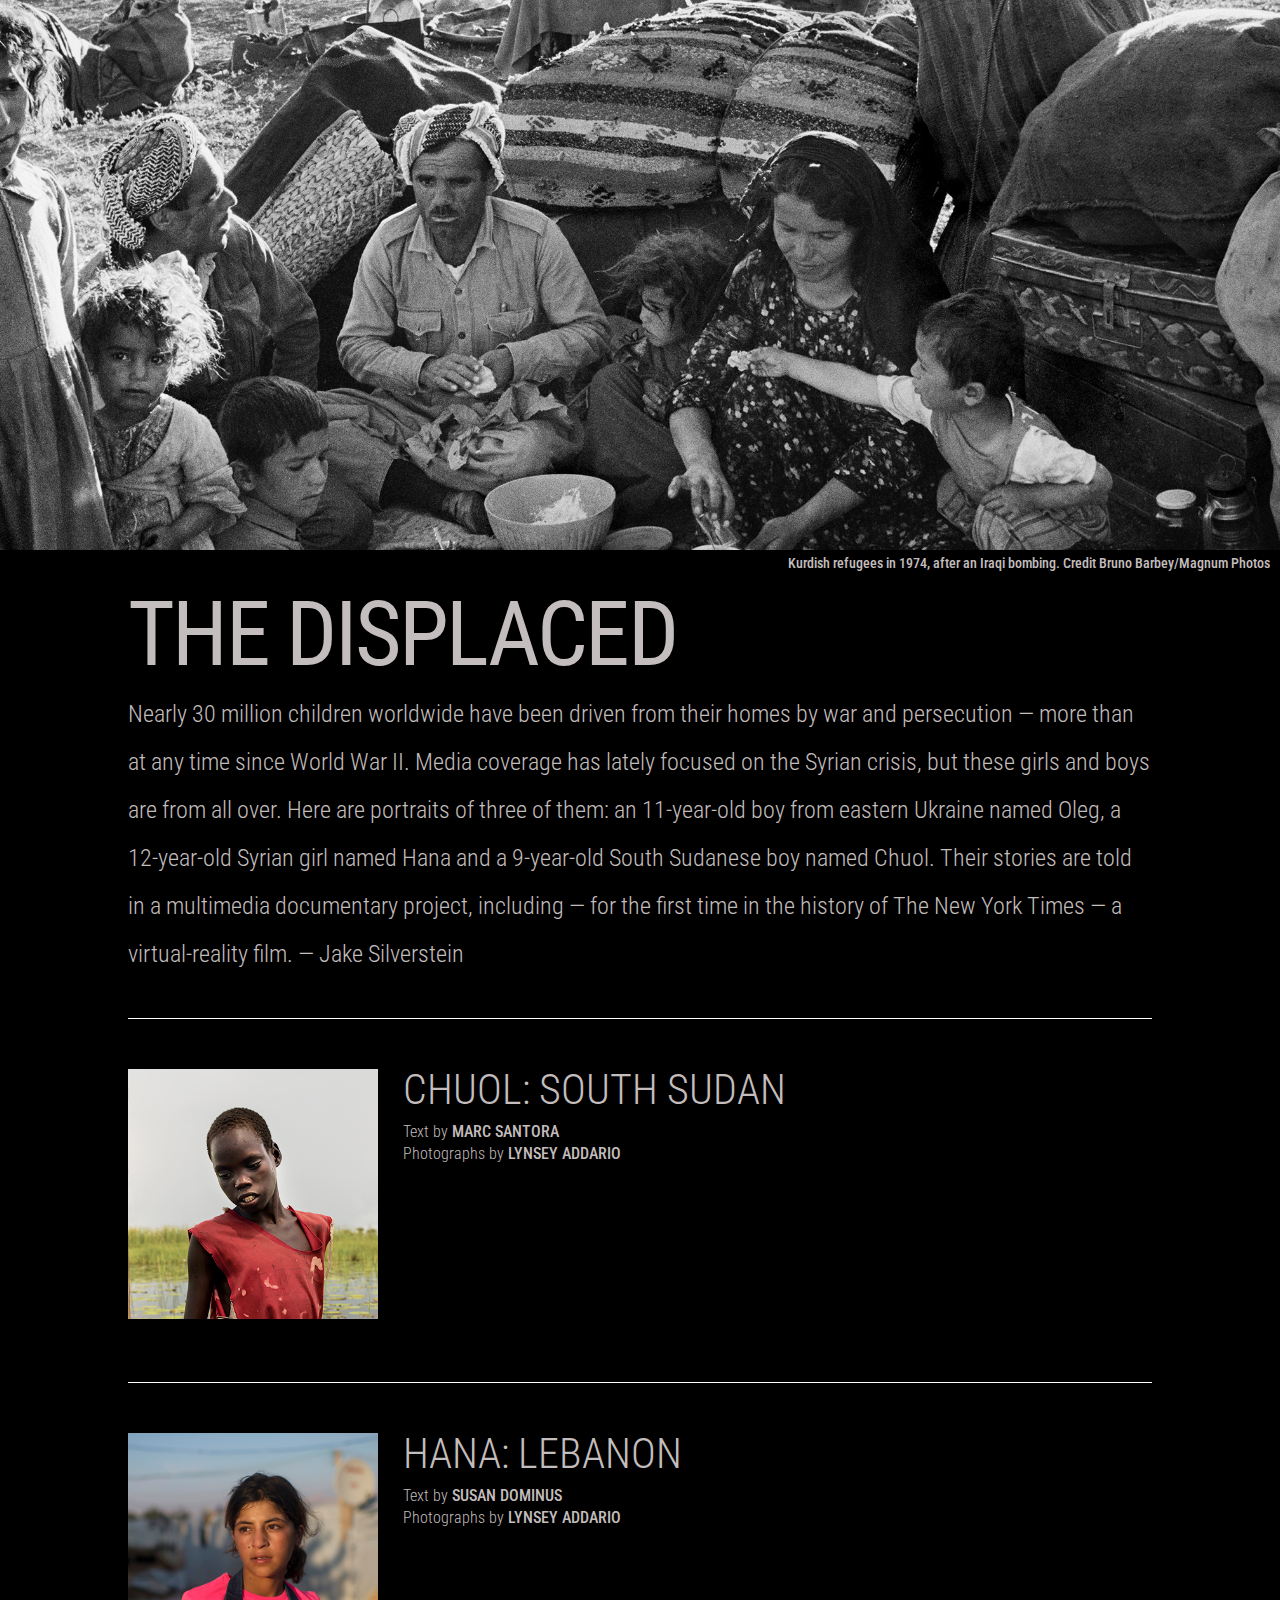
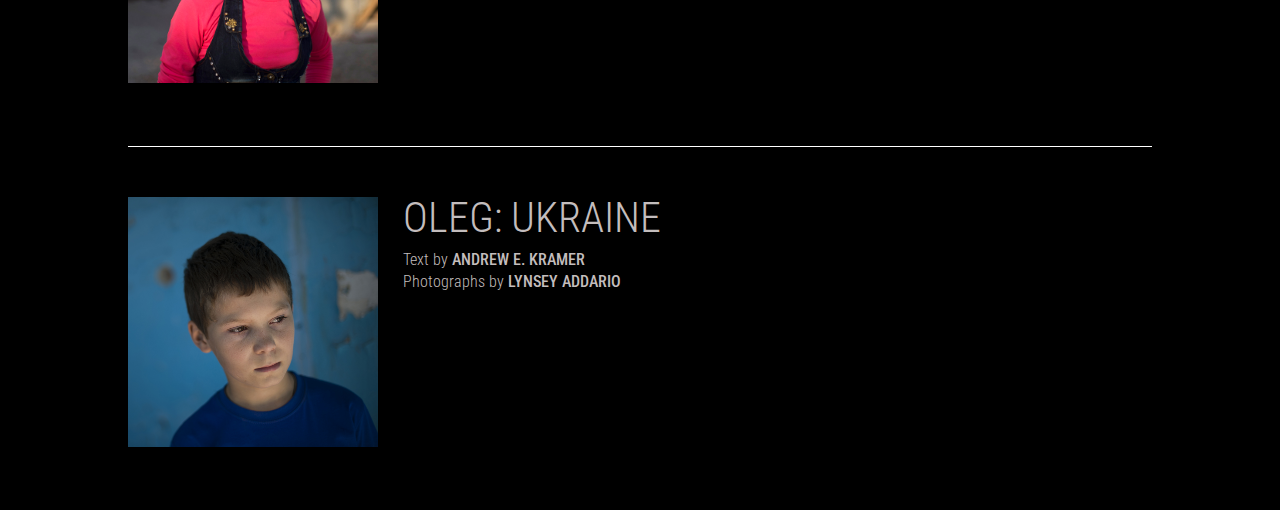
<file: index.html>
<!doctype html>
<html lang="en-us">
  <head>
    <meta charset="utf-8">
    <title>The Displaced</title>
    <link href='https://fonts.googleapis.com/css?family=Roboto+Condensed:400,300,700italic,700' rel='stylesheet' type='text/css'>
    <link rel="stylesheet" type="text/css" href="css/normalize.css">
    <link rel="stylesheet" type="text/css" href="css/reset.css">
    <link rel="stylesheet" type="text/css" href="css/reset.css">
    <link rel="stylesheet" href="css/landingstyles.css">
    <meta name="viewport" content="width=device-width, initial-scale=1"> 

    <style>
    #introimage {
      width: 100%;
      background-image: url("images/IntroPAR165575.jpg");
      background-repeat: no-repeat;
      background-position: top center;
    }
    </style>
  </head>

<body class="landingBody">
      <div id="introimage">
      </div>

    <h6>Kurdish refugees in 1974, after an Iraqi bombing. Credit Bruno Barbey/Magnum Photos</h6>
  <div class="container">
    <div class="landingPageIntro">
      <h1>THE DISPLACED</h1>
      <h2>Nearly 30 million children worldwide have been driven from their homes by war and persecution &mdash; more than at any time since World War II. Media coverage has lately focused on the Syrian crisis, but these girls and boys are from all over. Here are portraits of three of them: an 11-year-old boy from eastern Ukraine named Oleg, a 12-year-old Syrian girl named Hana and a 9-year-old South Sudanese boy named Chuol. Their stories are told in a multimedia documentary project, including &mdash; for the first time in the history of The New York Times &mdash; a virtual-reality film. &mdash; Jake Silverstein</h2>
    </div>

      <div id="chuolThumb" class="thumb">
        <a href="chuol.html">
        <img src="images/chuolthumb.jpg" alt="Chuol" style="width:250px;height:250px;">
        <div class="textblock">
          <h3>CHUOL: SOUTH SUDAN</h3>
            <h4>Text by <span class="name">MARC SANTORA</span></h4>
            <h5>Photographs by <span class="name">LYNSEY ADDARIO</span></h5>
          <p id="pChuoltext">Chuol, 9, remembers every terrifying detail of the seige on his village that left his father and grandfather dead. He was separated from his mother as he fled to the swamps.</p>
        </div>
      </div>

      <div id="hanaThumb" class="thumb">
        <a href="hana.html">
        <img src="images/hanathumb.jpg" alt="Hana" style="width:250px;height:250px;">
        <div class="textblock">
          <h3>HANA: LEBANON</h3>
            <h4>Text by <span class="name">SUSAN DOMINUS</span></h4>
            <h5>Photographs by <span class="name">LYNSEY ADDARIO</span></h5>
          <p id="pHanatext">At 12, she has lived one-quarter of her life in a debilitating state of suspension as a Syrian refugee in Lebanon. Days of school and play have been replaced by heavy labor in the fields.</p>
        </div>
      </div>

      <div id="olegThumb" class="thumb">
          <a href="oleg.html">
          <img src="images/olegthumb2.jpg" alt="Oleg" style="width:250px;height:250px;">
          <div class="textblock">
            <h3>OLEG: UKRAINE</h3>
            <h4>Text by <span class="name">ANDREW E. KRAMER</span></h4>
            <h5>Photographs by <span class="name">LYNSEY ADDARIO</span></h5>
            <p id="pOlegtext">Oleg Teryokhin was forced out of his home in eastern Ukraine when fighting broke out between separatist militias and the pro-Western government in Kiev. Now, at age 11, he is living in the ruins of his former life. </p>
          </div>
      </div>

</div>

<script src="js/jquery-2.1.4.js"></script>
<script src="http://ajax.googleapis.com/ajax/libs/jquery/1.11.1/jquery.min.js"></script>
<script src="js/coverindex.js"></script>
</body>
</html>
</file>
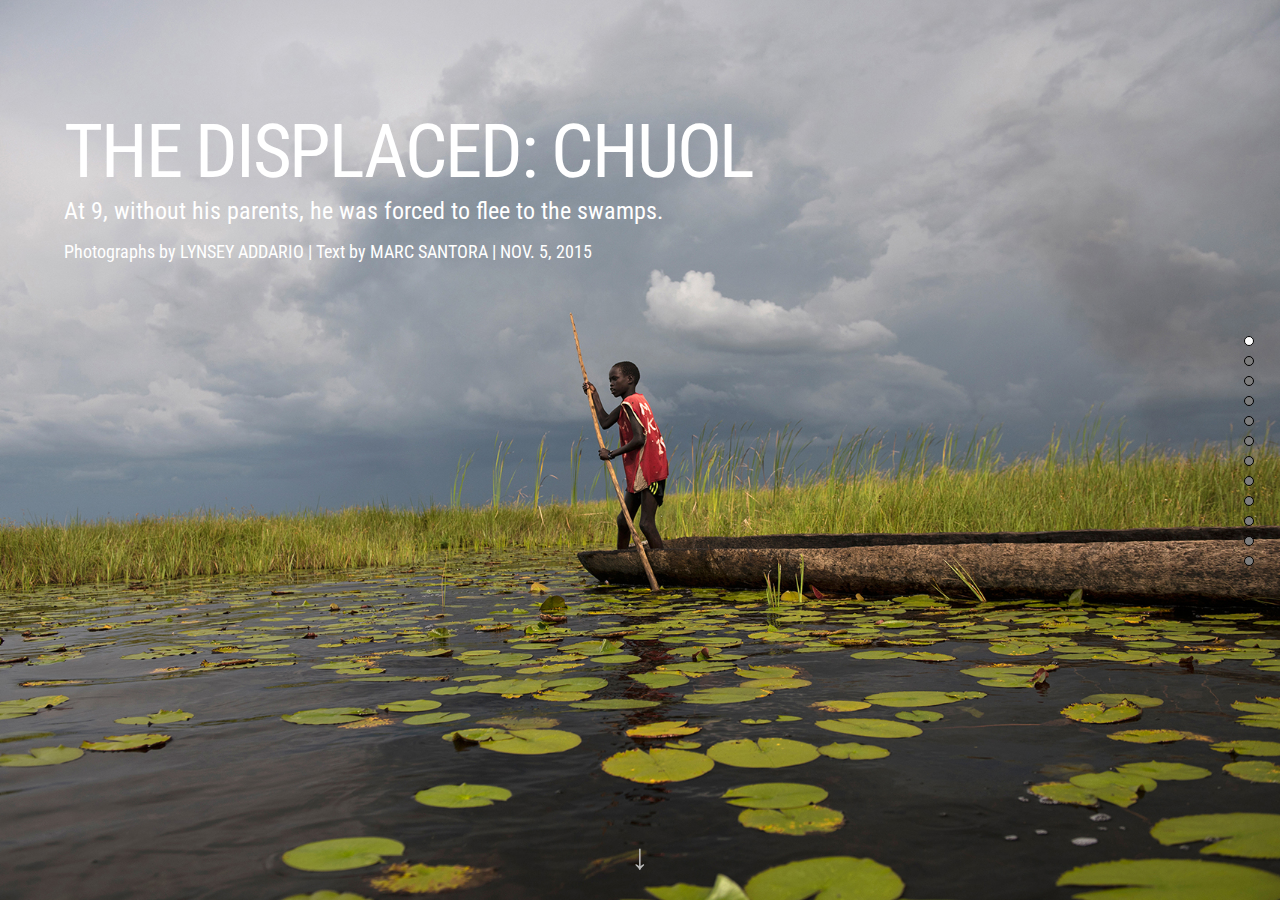
<file: chuol.html>
<!doctype html>
<html lang="en-us">
  <head>
    <meta charset="utf-8">
    <title>The Displaced</title>
    <link href='https://fonts.googleapis.com/css?family=Roboto+Condensed:400,300,700italic,700' rel='stylesheet' type='text/css'>

    <link rel="stylesheet" type="text/css" href="css/reset.css">
    <link rel="stylesheet" type="text/css" href="css/normalize.css">
    <link rel="stylesheet" href="css/styles.css">
    <meta name="viewport" content="width=device-width, initial-scale=1"> 
    <link rel="stylesheet" type="text/css" href="css/jquery.pagepiling.css" />
  </head>


<body>
  <button id="arrow"> <span>↓</span>
  </button>

  <div id="pagepiling">
    <div class="section" id="backgroundTitle">
      <div id="titleTypeHana">
        <h1>THE DISPLACED: CHUOL</h1>
        <h2>At 9, without his parents, he was forced to flee to the swamps.</h2>
        <h3>Photographs by LYNSEY ADDARIO | Text by MARC SANTORA | NOV. 5, 2015</h3>
    </div>
  </div>
  
    
  <div class="section" id="textFrame1">
    <div class="intro">
      <p class="firstGraph"> One night in May, 2013, the fighting in South Sudan came to Chuol’s village. He was only 7. He remembers every terrifying detail. Women were raped and men murdered. His father and grandfather were herded into a small hut and burned alive. With his mother and grandmother, Chuol fled into the swamp. In the chaos, his mother ran in another direction, and they lost her. For months they did not know if she was dead or alive.</p>
    </div>
  </div>

  <div class="section" id="csecondPhoto" class="photo">
    <h4 class="blackTypeRight">“When I was holding onto a reed in the water, my feet not able to touch the ground, I would think I could die at any time if a crocodile came and got me,” Chuol remembers.</h4>
  </div>

  <div class="section" id="textFrame2">
    <div class="intro">
      <p class="firstGraph">For weeks, he and his grandmother swam and waded through snake-infested waters, dodging crocodiles, eating little more than grass. Chuol was constantly afraid that he might die. If a soldier did not kill him, he thought, an animal surely would. “We would swim for so long until we could swim no more,” he recalled. “But we could sometimes still hear the gunfire and needed to keep moving. So we pulled ourselves along by the reeds.”</p>       
    </div>
  </div>
   
  <div class="section" id="cthirdPhoto" class="photo">
  </div>

  <div class="section" id="textFrame3">
    <div class="intro">
      <p class="firstGraph">When Chuol arrived on this small island in the swamp, joining tens of thousands of others who fled the fighting, he often liked to be by himself. Gradually, he made friends. Most afternoons, he played soccer. ‘‘When I score a goal, I do like I have seen Chelsea players do on television,’’ he said. ‘‘I run to the corner, and all my teammates will come run up to me and hug me and congratulate me.’’</p>
    </div>
  </div>

  <div class="section" id="cfourthPhoto" class="photo">
    <h4>Chuol’s grandmother said that while Chuol puts on a brave face, the pain is never far from his thoughts. ‘‘He tells me: ‘Let’s go back, and maybe we can find my mother. I want to go back. I don’t care if I die.’ ’’</h4>
  </div>
    
    <div class="section" id="textFrame4">
      <div class="intro">
        <p class="firstGraph">Chuol lives with three dozen children and a half-dozen women in a small wood-and-mud hut with a fenced-in dirt yard of about 150 square feet. ‘‘With all the crowding, sometimes I wish I had my own space,’’ Chuol said. ‘‘When it is not raining, we will sleep in the yard, and the women will sleep in the hut. When it rains, sometimes they send the boys to sleep in the school.’’</p>
      </div>
    </div>



    <div class="section" id="cfifthPhoto" class="photo">
      <div class="intro">
        <h4 class="blackTypeRight">In September, planes finally started dropping bags of grain again. The planes roar, which once frightened Chuol, is now a welcome sound.</h4>
      </div>
    </div>


    <div class="section" id="csixthPhoto" class="photo">
      <div class="intro">
        <h4 class= "whiteTypeLeft">When Unicef was finally able to reach this village, the first thing it did was set up a ‘‘child-friendly space’’ — a place where children can play, take school lessons and, most important, feel secure. </h4>
      </div>
    </div>


 <div class="section" id="textFrame4">
      <div class="intro">
        <p class="firstGraph">Chuol’s grandmother is planning to go back to South Sudan to look for his mother. Unicef has received reports that she has been seen alive in the country. When I spoke to Chuol this past summer, he was still on the island in the swamp. “If I grow up and leave this place,” he said, “maybe I can still become a doctor.”</p>
      </div>
    </div>

  <div class="section" id="bottomNav">
    <div class="navtext">
      <div class="bottomrule">
      <a href="index.html" class="linknavh1">THE DISPLACED</a>
      </div>
      <h2 class="navh2">War has driven 30 million children from their homes.<br>These are the stories of three of them.</h2>
      <a href="oleg.html" class="storylinks">Ukraine: Oleg</a>
      <a href="chuol.html" class="storylinks">South Sudan: Chuol</a>
      <a href="hana.html" class="storylinks">Lebanon: Hana</a>
    </div>
    <div class="ad">
      <a href="#"> <img src="images/vrad.png" alt="vr ad" width= "100%"></a>
    </div>
  </div>

</div>

<script src="js/jquery-2.1.4.js"></script>
<script src="http://ajax.googleapis.com/ajax/libs/jquery/1.11.1/jquery.min.js"></script>
<script type="text/javascript" src="js/jquery.pagepiling.js"></script>
<script src="js/index.js"></script>

</body>

</html>
</file>
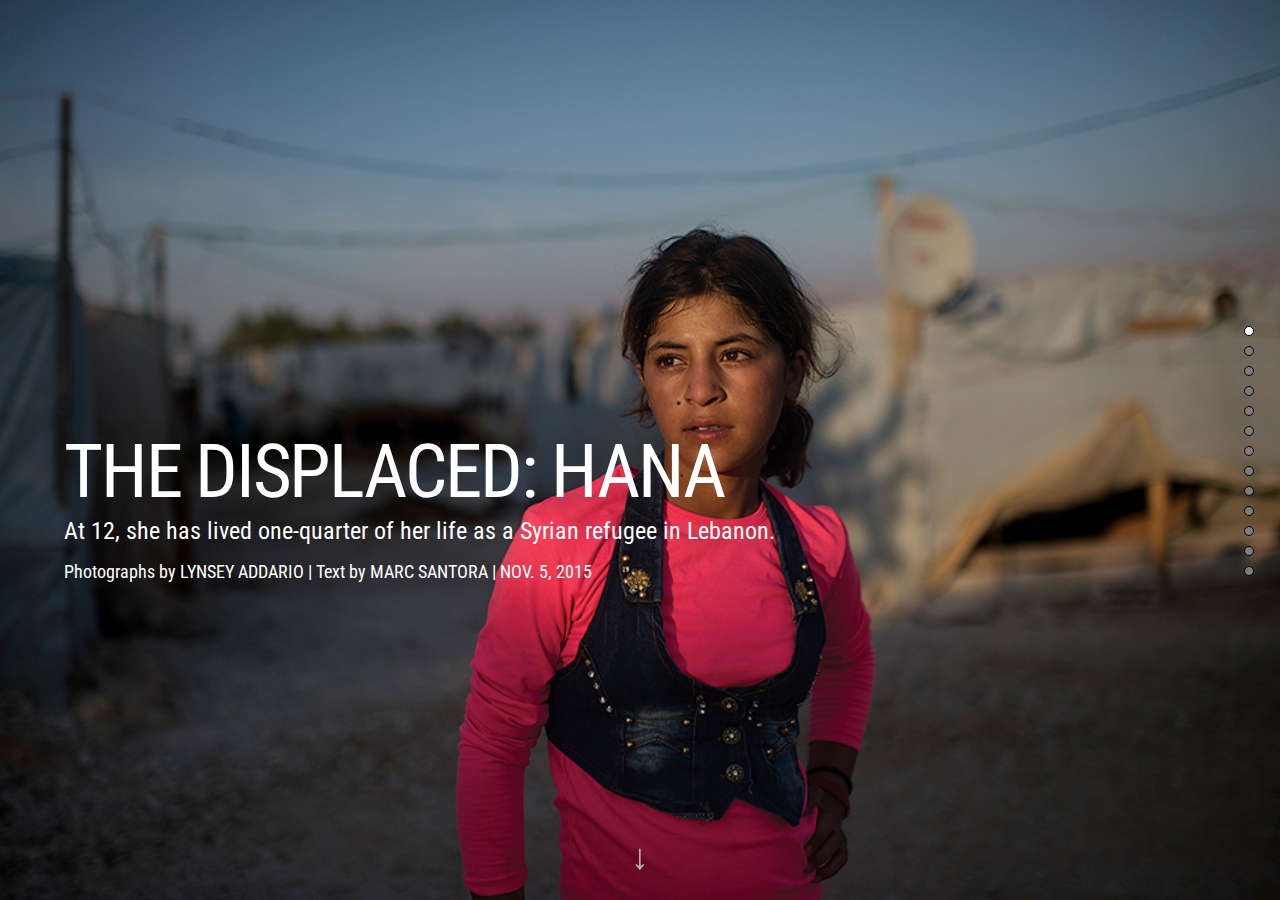
<file: hana.html>
<!doctype html>
<html lang="en-us">
  <head>
    <meta charset="utf-8">
    <title>The Displaced</title>
    <link href='https://fonts.googleapis.com/css?family=Roboto+Condensed:400,300,700italic,700' rel='stylesheet' type='text/css'>
    <link rel="stylesheet" type="text/css" href="css/reset.css">
    <link rel="stylesheet" type="text/css" href="css/normalize.css">
  <link rel="stylesheet" href="css/styles.css">
    <meta name="viewport" content="width=device-width, initial-scale=1"> 
    <link rel="stylesheet" type="text/css" href="css/jquery.pagepiling.css" />
  </head>


<body>
  <button id="arrow"> <span>↓</span>
  </button>

  <div id="pagepiling">
   
    <div class="section" id="hanabackgroundtitle">
      <div id="titleTypeOleg">
        <h1>THE DISPLACED: HANA</h1>
        <h2>At 12, she has lived one-quarter of her life as a Syrian refugee in Lebanon.</h2>
        <h3>Photographs by LYNSEY ADDARIO | Text by MARC SANTORA | NOV. 5, 2015</h3>
    </div>
  </div>
  
    
  <div class="section" id="textFrame1">
    <div class="intro">
      <p class="firstGraph">Hana Abdullah, a 12-year-old girl from Syria, last saw her home three years ago. So long ago, in the life of a girl her age, that she's forgotten as much as she remembered. It is almost certainly rubble now, a pile of rocks burying all they left behind: Hana’s favorite doll, dressed like a queen, with long hair down to her waist; the crystal glasses the family rarely used; the proper mattresses; the flush toilet.</p>
    </div>
  </div>

  <div class="section" id="hsecondPhoto">
  </div>

  <div class="section" id="textFrame2">
    <div class="intro">
      <p class="firstGraph">At 4:45 in the morning on a Saturday in early August, stars were still bright in the sky above a refugee settlement in rural Lebanon where Hana now lives. Hana slept on her bamboo mat by the edge of her family’s tent. Then she was up, vertical in one swift movement, stretching, pulling on a hat from a stash of her belongings. She grabbed lunch — a tomato, and a pita she folded around a potato — and ducked outside to wait on one of the benches in front of her tent.</p>    
    </div>
  </div>
   
    <div class="section" id="hthirdPhoto" class="photo">
    <h4 class="whiteHanaTypeLeft">Hana worked in the nearby fields of Lebanon’s Bekaa Valley, picking fruits or vegetables, and everyone started early. At 5:45, they arrived at the field.</h4>
  </div>

  <div class="section" id="textFrame3">
    <div class="intro">
      <p class="firstGraph">Hana walked up and down the rows of cucumbers, collecting from the pickers. When her crate was full — it sometimes weighed 20 pounds or more — she carried it on her bony shoulder, to where it would be sorted. But with every trip, the temperature rose, the trek grew longer. Hana's father remembers when he was land owner who had employees working the fields. Now his children are forced to do that work.</p>
    </div>
  </div>

  <div class="section" id="hfourthPhoto" class="photo">
    <h4 class="blackTypeLeft">By midmorning, Hana’s shoulder and back ached, and she was thirsty — there was never enough water.</h4>
  </div>
    
    <div class="section" id="textFrame4">
      <div class="intro">
        <p class="firstGraph">Hana's family left Syria by bus. When they reached the border, traffic was at a standstill. From the bus, she heard more gunshots and looked outside. She remembers seeing men firing back and forth with Syrian soldiers. Then suddenly she was in the bus driver’s arms, and he was running, carrying her away from the bus with its full tank of gas. Outside, bullets were flying, and before she understood what was happening, she was climbing into a giant cement pipe along with two of her siblings and her mother, all of them cramped in the dark, unable to move, everyone howling or sobbing.</p>
      </div>
    </div>

      <div class="section" id="hfifthPhoto" class="photo">
      <div class="intro">
        <h4 class= "whiteHanaTypeLeftBus">Hana holding her cousin Marah as they make the bumpy ride to work in a plum orchard.</h4>
      </div>
    </div>


 <div class="section" id="textFrame4">
      <div class="intro">
        <p class="firstGraph">“It would have been better to die in our home than die like this,” she screamed at her mother. “Why did you bring us here?” They ran to an abandoned building to wait out the shooting; how long it lasted, she could not say. That day, her life as a refugee began. She entered a new world, and she never stopped wishing she could return to the old one.</p>
      </div>
    </div>

      <div class="section" id="hsixthPhoto" class="photo">
      <div class="intro">
        <h4 class= "whiteHanaTypeLeftBus">Hana naps under a mosquito net after a long morning working in the fields.</h4>
      </div>
    </div>
  <div class="section" id="textFrame6">
    <div class="intro">
      <p class="firstGraph">When Hana thought about the future, no clear image emerged: She found it too painful to try to hope for a return to life in Syria. But she did not think much about her future in Lebanon, either. Hana liked to imagine that she might become a doctor one day, but if her family remained in the settlement for another few years, it seemed very likely that she, too, would be married there, maybe even raise children there, instead of dreaming of college or medical school. Her childhood was in a desperate, losing race with the war: Which would be finished first?</p>
    </div>
  </div>

  <div class="section" id="bottomNav">
    <div class="navtext">
      <div class="bottomrule">
      <a href="index.html" class="linknavh1">THE DISPLACED</a>
      </div>
      <h2 class="navh2">War has driven 30 million children from their homes.<br>These are the stories of three of them.</h2>
      <a href="oleg.html" class="storylinks">Ukraine: Oleg</a>
      <a href="chuol.html" class="storylinks">South Sudan: Chuol</a>
      <a href="hana.html" class="storylinks">Lebanon: Hana</a>
    </div>
    <div class="ad">
      <a href="#"> <img src="images/vrad.png" alt="vr ad" width= "100%"></a>
    </div>
  </div>

</div>


<script src="js/jquery-2.1.4.js"></script>
<script src="http://ajax.googleapis.com/ajax/libs/jquery/1.11.1/jquery.min.js"></script>
<script type="text/javascript" src="js/jquery.pagepiling.js"></script>
<script src="js/index.js"></script>

</body>

</html>
</file>
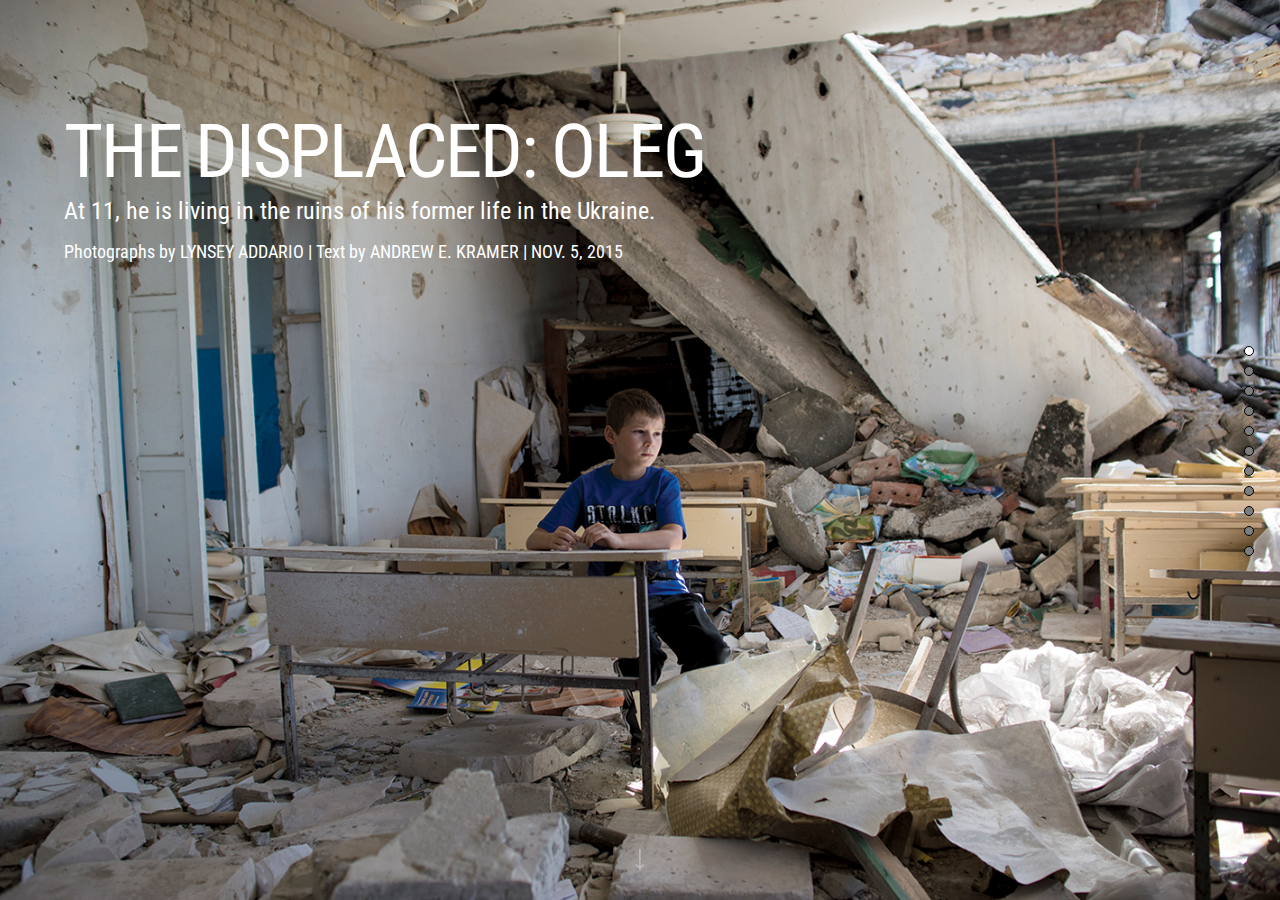
<file: oleg.html>
<!doctype html>
<html lang="en-us">
  <head>
    <meta charset="utf-8">
    <title>The Displaced</title>
    <link href='https://fonts.googleapis.com/css?family=Roboto+Condensed:400,300,700italic,700' rel='stylesheet' type='text/css'>
    <link rel="stylesheet" type="text/css" href="css/reset.css">
    <link rel="stylesheet" type="text/css" href="css/normalize.css">
    <link rel="stylesheet" href="css/styles.css">
    <meta name="viewport" content="width=device-width, initial-scale=1"> 
    <link rel="stylesheet" type="text/css" href="css/jquery.pagepiling.css" />
  </head>


<body>
  <button id="arrow"> <span>↓</span>
  </button>

  <div id="pagepiling">
    <div class="section" id="olegBackgroundTitle">
      <div id="titleTypeHana">
        <h1>THE DISPLACED: OLEG</h1>
        <h2>At 11, he is living in the ruins of his former life in the Ukraine.
</h2>
        <h3>Photographs by LYNSEY ADDARIO | Text by ANDREW E. KRAMER | NOV. 5, 2015</h3>
      </div>
    </div>
  
    
    <div class="section" id="textFrame1">
      <div class="intro">
        <p class="firstGraph">Oleg Teryokhin was living in Nikishino, a rural village in eastern Ukraine, when fighting broke out in April 2014. Hastily formed separatist militias, goaded and armed by Moscow, rose up in a rebellion against a new, pro-Western government in Kiev. In July, scorched scraps of clothing and bits of paper with foreign writing blew through the village — debris from the crash of Malaysia Airlines Flight 17, the passenger jet that was shot down, killing hundreds of people whose bodies lay in fields just south of the village. Oleg, then 10, carried some of these items home to his mother, Galina.</p>
      </div>
    </div>

    <div class="section" id="osecondPhoto" class="photo">
      <div class="intro">
      <h4 class= "whiteHanaTypeLeftBus">When Oleg and his family returned, the found their village transformed into surreal scenes of destruction.</h4>
      </div>
    </div>

    <div class="section" id="textFrame2">
      <div class="intro">
        <p class="firstGraph">A few weeks later, she and Oleg fled, seeking shelter elsewhere in Ukraine. Oleg’s father, Aleksandr, a coal miner, stayed to tend to Galina’s elderly father but eventually was forced to leave and join his wife and son. As cease-fire talks halted the worst of the fighting in February, Oleg’s family, along with a few dozen others, returned to the village. They discovered her father’s body in the backyard of his house. He had probably been killed by shrapnel and had lain frozen outside for months. “Before the war, I visited him every day,” Oleg, now 11, said. “Now I visit his grave.”</p>      
      </div>
    </div>
   
    <div class="section" id="othirdPhoto" class="photo">
      <div class="intro">
        <h4 class= "whiteHanaTypeLeftBus">Oleg with his mother, Galina. During the fighting, a shell hit Oleg's bedroom and blew a hole through the roof.</h4>
      </div>
    </div>

    <div class="section" id="textFrame3">
      <div class="intro">
        <p class="firstGraph">Battles raged in and around Nikishino in the ensuing months, and the separatists eventually took control. Most of the village’s 360 houses were wholly or partly destroyed. Oleg’s school was hit, too. Looking at the ruined building, Oleg said, “When the teachers would yell at us, we used to say: ‘Wouldn’t it be cool if the school blew up?’ I would never say that anymore.”</p>
      </div>
    </div>

    <div class="section" id="ofifthPhoto" class="photo">
      <div class="intro">
      </div>
    </div>

    <div class="section" id="textFrame4">
      <div class="intro">
        <p class="firstGraph">Most of the village’s 360 houses were wholly or partly destroyed. Oleg’s school was hit, too. Looking at the ruined building, Oleg said, “When the teachers would yell at us, we used to say: ‘Wouldn’t it be cool if the school blew up?’ I would never say that anymore.” Oleg’s father has returned to work in the coal mines, and Oleg goes to school in a neighboring village. As his parents repair their home, the family lives in the portion of the house that is still standing. </p>
      </div>
    </div>

        <div class="section" id="osixthPhoto" class="photo">
      <div class="intro">
        <h4 class= "whiteHanaTypeLeftBus">Children in a background garden playing war with military clothing that remains scattered throughout the village.</h4>
      </div>
    </div>

    <div class="section" id="textFrame4">
      <div class="intro">
        <p class="firstGraph">Once picturesque, Nikishino is today a tableau of shattered glass, broken concrete and scorched timber. “I tell myself: No matter what happens, even if shells are falling, I will never leave my home again,” Oleg said. He still speeds around the village on his bicycle with his friends, roaming this no man’s land.</p>
      </div>
    </div>

  <div class="section" id="bottomNav">
    <div class="navtext">
      <div class="bottomrule">
      <a href="index.html" class="linknavh1">THE DISPLACED</a>
      </div>
      <h2 class="navh2">War has driven 30 million children from their homes.<br>These are the stories of three of them.</h2>
      <a href="oleg.html" class="storylinks">Ukraine: Oleg</a>
      <a href="chuol.html" class="storylinks">South Sudan: Chuol</a>
      <a href="hana.html" class="storylinks">Lebanon: Hana</a>
    </div>
    <div class="ad">
      <a href="#"> <img src="images/vrad.png" alt="vr ad" width= "100%"></a>
    </div>
  </div>

</div>

<script src="js/jquery-2.1.4.js"></script>
<script src="http://ajax.googleapis.com/ajax/libs/jquery/1.11.1/jquery.min.js"></script>
<script type="text/javascript" src="js/jquery.pagepiling.js"></script>
<script src="js/index.js"></script>

</body>

</html>
</file>
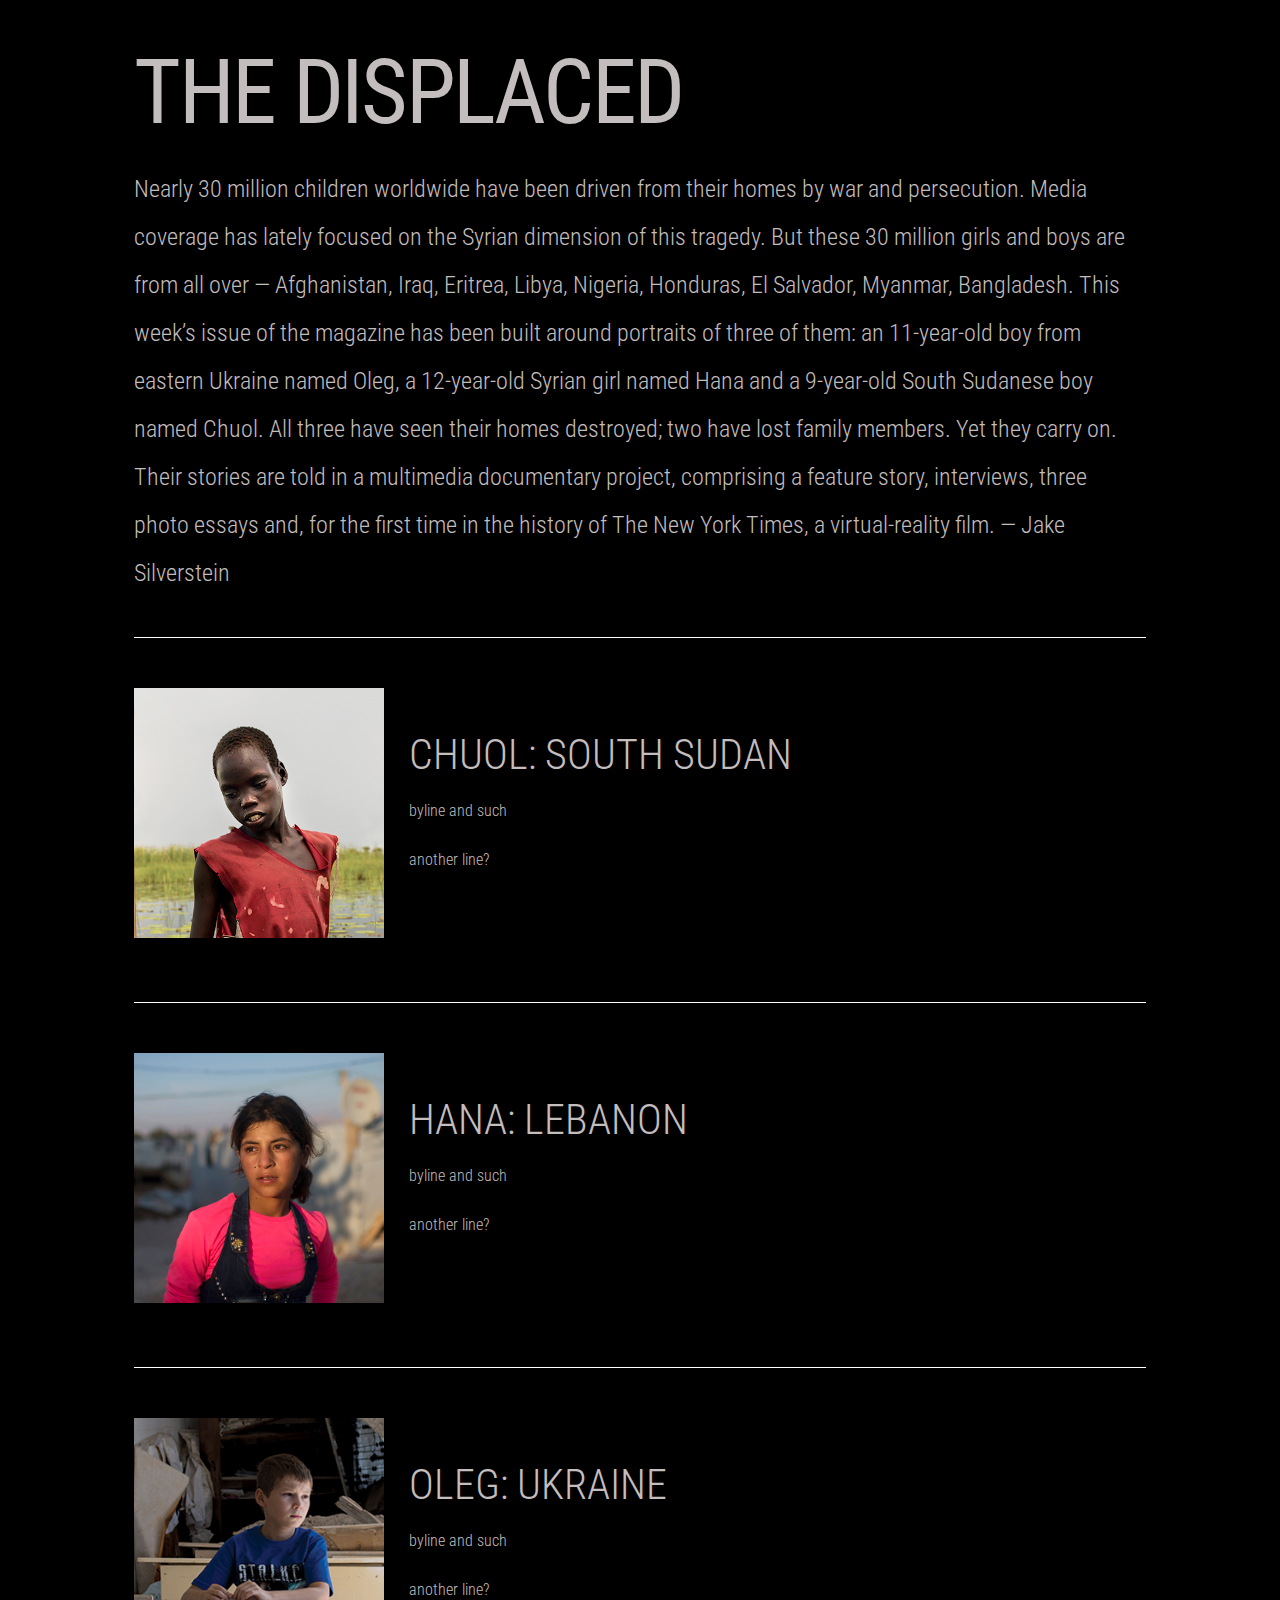
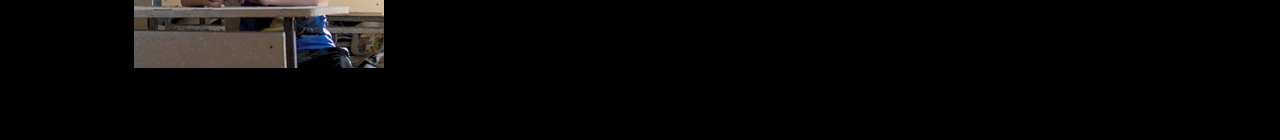
<file: titleindex.html>
<!doctype html>
<html lang="en-us">
  <head>
    <meta charset="utf-8">
    <title>The Displaced</title>
    <link href='https://fonts.googleapis.com/css?family=Roboto+Condensed:400,300,700italic,700' rel='stylesheet' type='text/css'>

  <link rel="stylesheet" href="css/landingstyles.css">
    <meta name="viewport" content="width=device-width, initial-scale=1"> 
  </head>

<body class="landingBody">
  <div class="container">

    <div class="landingPageIntro">
      <h1>THE DISPLACED</h1>
      <h2>Nearly 30 million children worldwide have been driven from their homes by war and persecution. Media coverage has lately focused on the Syrian dimension of this tragedy. But these 30 million girls and boys are from all over — Afghanistan, Iraq, Eritrea, Libya, Nigeria, Honduras, El Salvador, Myanmar, Bangladesh. This week’s issue of the magazine has been built around portraits of three of them: an 11-year-old boy from eastern Ukraine named Oleg, a 12-year-old Syrian girl named Hana and a 9-year-old South Sudanese boy named Chuol. All three have seen their homes destroyed; two have lost family members. Yet they carry on. Their stories are told in a multimedia documentary project, comprising a feature story, interviews, three photo essays and, for the first time in the history of The New York Times, a virtual-reality film. — Jake Silverstein</h2>
    </div>

      <div id="chuolThumb" class="thumb">
        <a href="chuol.html">
        <img src="images/chuolthumb.jpg" alt="Chuol" style="width:250px;height:250px;">
        <div class="textblock">
          <h3>CHUOL: SOUTH SUDAN</h3>
          <h4>byline and such</h4>
          <h5>another line?</h5>
          <p id="pChuoltext">Here is type about Chuol. And it is several lines like thisere is type about Chuol. And it is several lines like this</p>
        </div>
      </div>

      <div id="hanaThumb" class="thumb">
        <a href="hana.html">
        <img src="images/hanathumb.jpg" alt="Hana" style="width:250px;height:250px;">
        <div class="textblock">
          <h3>HANA: LEBANON</h3>
          <h4>byline and such</h4>
          <h5>another line?</h5>
          <p id="pHanatext">Here is type about Hana. And it is several lines like thisHere is type about Hana. And it is several lines like thisHere is type about Hana. And it is several lines like this.</p>
        </div>
      </div>

      <div id="olegThumb" class="thumb">
          <a href="oleg.html">
          <img src="images/olegthumb.jpg" alt="Oleg" style="width:250px;height:250px;">
          <div class="textblock">
            <h3>OLEG: UKRAINE</h3>
            <h4>byline and such</h4>
            <h5>another line?</h5>
            <p id="pOlegtext">ere is type about Oleg. And it is several lines like thisere is type about Oleg. And it is several lines like this.</p>
          </div>
      </div>

</div>

<script src="js/jquery-2.1.4.js"></script>
<script src="http://ajax.googleapis.com/ajax/libs/jquery/1.11.1/jquery.min.js"></script>
<script src="js/coverindex.js"></script>
</body>
</html>
</file>
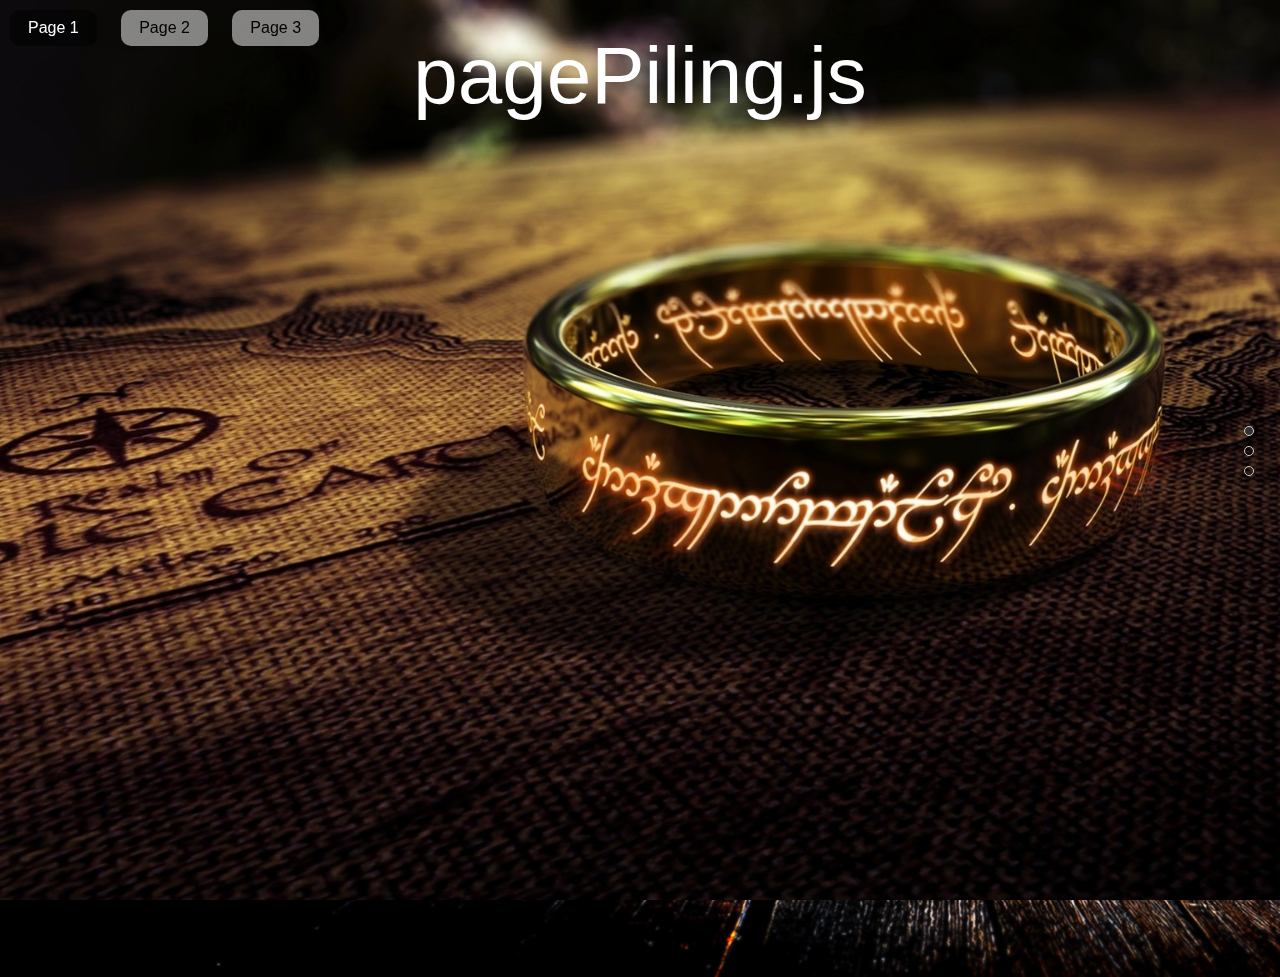
<file: pagePiling.js-master/examples/backgrounds.html>
<!DOCTYPE html>
<html xmlns="http://www.w3.org/1999/xhtml">

<head>
	<meta http-equiv="Content-Type" content="text/html; charset=utf-8" />
	<title>pagePiling.js plugin - Backgrounds</title>
	<meta name="author" content="Alvaro Trigo Lopez" />
	<meta name="description" content="pagePiling.js plugin by Alvaro Trigo." />
	<meta name="keywords"  content="pile,piling,piling.js,stack,pages,scrolling,stacking,touch,fullpile,scroll,plugin,jquery" />
	<meta name="Resource-type" content="Document" />

	<link rel="stylesheet" type="text/css" href="../jquery.pagepiling.css" />
	<link rel="stylesheet" type="text/css" href="examples.css" />

	<script src="http://ajax.googleapis.com/ajax/libs/jquery/1.8.3/jquery.min.js"></script>

	<script type="text/javascript" src="../jquery.pagepiling.min.js"></script>
	<script type="text/javascript">
		var deleteLog = false;

		$(document).ready(function() {
	    	$('#pagepiling').pagepiling({
	    		menu: '#menu',
	    		anchors: ['page1', 'page2', 'page3'],
	    		navigation: {
		            'textColor': '#f2f2f2',
		            'bulletsColor': '#ccc',
		            'position': 'right',
		            'tooltips': ['Page 1', 'Page 2', 'Page 3', 'Page 4']
		        }
			});
	    });
    </script>

    <style>
    /* Style for our header texts
	* --------------------------------------- */
	h1{
		font-size: 5em;
		font-family: arial,helvetica;
		color: #fff;
		margin:0;
		padding:0;
	}

	/* Centered texts in each section
	* --------------------------------------- */
	.section{
		text-align:center;
	}


	/* Backgrounds will cover all the section
	* --------------------------------------- */
	#section1,
	#section2,
	#section3{
		background-size: cover;
	}

	/* Defining each section background and styles
	* --------------------------------------- */
	#section1{
		background-image: url(imgs/bg1.jpg);
	}
	#section2{
		background-image: url(imgs/bg2.jpg);
		padding: 6% 0 0 0;
	}
	#section3{
		background-image: url(imgs/bg3.jpg);
		padding: 6% 0 0 0;
	}
	#section3 h1{
		color: #000;
	}



	#section1 h1{
		position: absolute;
		left: 0;
		right: 0;
		margin: 0 auto;
		top: 30px;
		color: #fff;
	}

	#section2 .intro{
		position: absolute;
		left: 0;
		right: 0;
		margin: 0 auto;
		top: 30px;
	}
	#section2 h1,
	#section2 p{
		text-shadow: 1px 5px 20px #000;
	}

	#section3 h1,
	#section3 p{
		text-shadow: 1px 5px 20px #000;
		color: #fff;
	}

	#infoMenu li a{
			color: #fff;
	}
    </style>

</head>
<body>

	<ul id="menu">
		<li data-menuanchor="page1" class="active"><a href="#page1">Page 1</a></li>
		<li data-menuanchor="page2"><a href="#page2">Page 2</a></li>
		<li data-menuanchor="page3"><a href="#page3">Page 3</a></li>
	</ul>

	<div id="pagepiling">
	    <div class="section" id="section1">
	    	<h1>pagePiling.js</h1>
	    </div>
	    <div class="section" id="section2">
	    	<div class="intro">
	    		<h1>Backgrounds </h1>
	    		<p>Show it in full screen!</p>
	    	</div>
	    </div>
	    <div class="section" id="section3">
	    	<div class="intro">
	    		<h1>Just terrific!</h1>
	    		<p>Use the power of images</p>
	    	</div>
	    </div>
	</div>

</body>
</html>
</file>
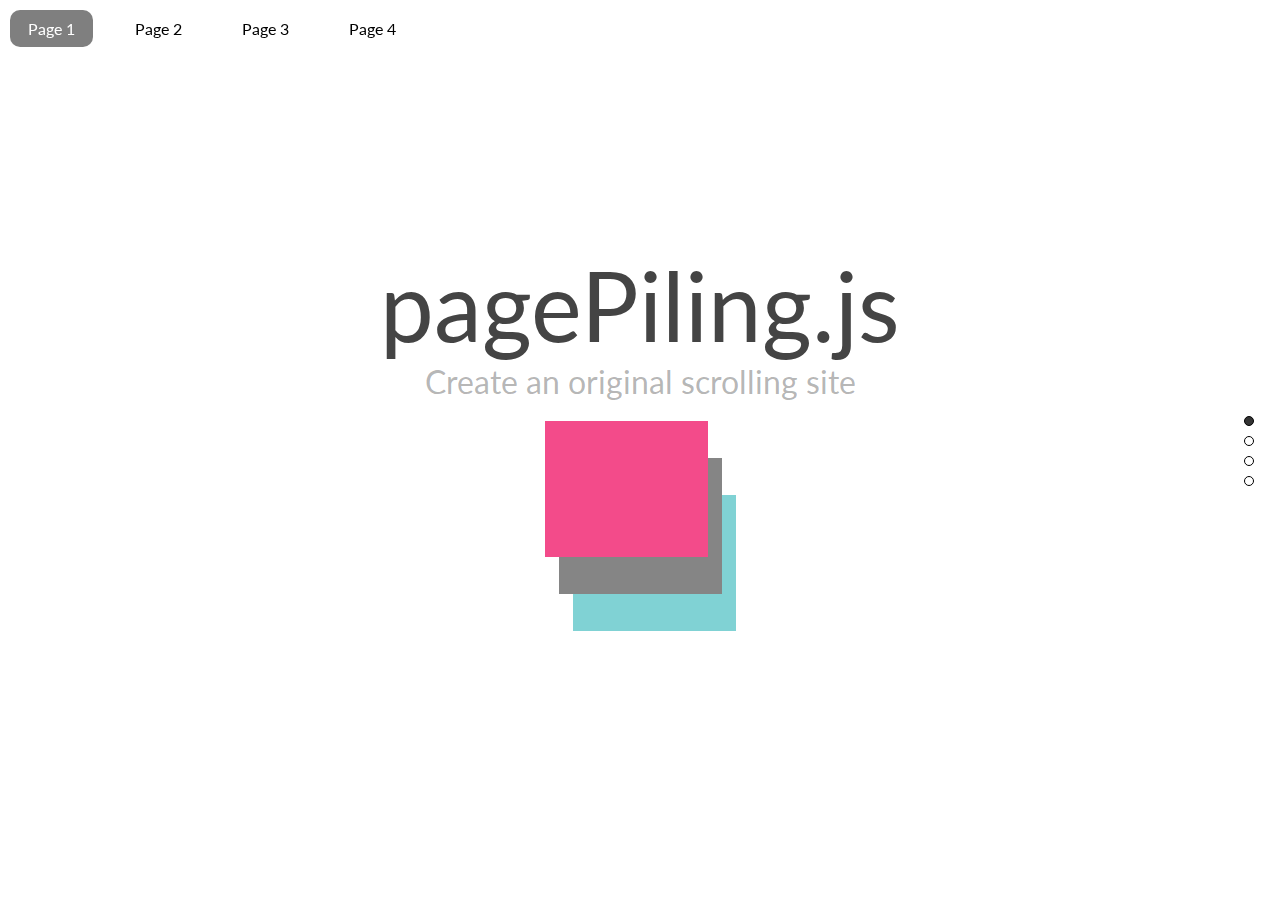
<file: pagePiling.js-master/examples/demoPage.html>
<!DOCTYPE html>
<html xmlns="http://www.w3.org/1999/xhtml">

<head>
	<meta http-equiv="Content-Type" content="text/html; charset=utf-8" />
	<title>pagePiling.js plugin</title>
	<meta name="author" content="Alvaro Trigo Lopez" />
	<meta name="description" content="pagePiling.js plugin by Alvaro Trigo." />
	<meta name="keywords"  content="pile,piling,piling.js,stack,pages,scrolling,stacking,touch,fullpile,scroll,plugin,jquery" />
	<meta name="Resource-type" content="Document" />

	<link rel="stylesheet" type="text/css" href="http://fonts.googleapis.com/css?family=Lato:300,400,700" />
	<link rel="stylesheet" type="text/css" href="../jquery.pagepiling.css" />
	<link rel="stylesheet" type="text/css" href="examples.css" />

	<script src="http://ajax.googleapis.com/ajax/libs/jquery/1.8.3/jquery.min.js"></script>

	<script type="text/javascript" src="../jquery.pagepiling.min.js"></script>
	<script type="text/javascript">
		$(document).ready(function() {

			/*
			* Plugin intialization
			*/
	    	$('#pagepiling').pagepiling({
	    		menu: '#menu',
	    		anchors: ['page1', 'page2', 'page3', 'page4'],
			    sectionsColor: ['white', '#ee005a', '#2C3E50', '#39C'],
			    navigation: {
			    	'position': 'right',
			   		'tooltips': ['Page 1', 'Page 2', 'Page 3', 'Page 4']
			   	},
			    afterRender: function(){
			    	$('#pp-nav').addClass('custom');
			    },
			    afterLoad: function(anchorLink, index){
			    	if(index>1){
			    		$('#pp-nav').removeClass('custom');
			    	}else{
			    		$('#pp-nav').addClass('custom');
			    	}
			    }
			});


			/*
		    * Internal use of the demo website
		    */
		    $('#showExamples').click(function(e){
				e.stopPropagation();
				e.preventDefault();
				$('#examplesList').toggle();
			});

			$('html').click(function(){
				$('#examplesList').hide();
			});
	    });
    </script>


    <style>
    /* Section 1
	 * --------------------------------------- */
	#section1 h1{
		color: #444;
	}
	#section1 p{
		color: #333;
		color: rgba(0,0,0,0.3);
	}
	#section1 img{
		margin: 20px 0;
		opacity: 0.7;
	}

	/* Section 2
	 * --------------------------------------- */
	#section2 h1,
	#section2 p{
		z-index: 3;
	}
	#section2 p{
		opacity: 0.8;
	}

	#section2 #colors{
		right: 60px;
		bottom: 0;
		position: absolute;
		height: 413px;
		width: 258px;
		background-image: url(imgs/colors.gif);
		background-repeat: no-repeat;
	}

	/* Section 3
	 * --------------------------------------- */
	#section3 #colors{
		left: 60px;
		bottom: 0;
	}
	#section3 p{
		color: #757575;
	}

	#colors2,
	#colors3{
		position: absolute;
		height: 163px;
		width: 362px;
		z-index: 1;
		background-repeat: no-repeat;
		left: 0;
		margin: 0 auto;
		right: 0;
	}
	#colors2{
		background-image: url(imgs/colors2.gif);
		top:0;
	}
	#colors3{
		background-image: url(imgs/colors3.gif);
		bottom:0;
	}

	/* Section 4
	 * --------------------------------------- */
	#section4 p{
		opacity: 0.6;
	}

	/* Overwriting fullPage.js tooltip color
	* --------------------------------------- */
	#pp-nav.custom .pp-tooltip{
		color: #AAA;
	}
	#markup{
		display: block;
		width: 450px;
		margin: 20px auto;
		text-align: left;
	}

</style>

</head>
<body>
	<ul id="menu">
		<li data-menuanchor="page1" class="active"><a href="#page1">Page 1</a></li>
		<li data-menuanchor="page2"><a href="#page2">Page 2</a></li>
		<li data-menuanchor="page3"><a href="#page3">Page 3</a></li>
		<li data-menuanchor="page4"><a href="#page4">Page 4</a></li>
	</ul>


	<div id="pagepiling">
	    <div class="section" id="section1">
	    	<h1>pagePiling.js</h1>
			<p>Create an original scrolling site</p>
			<img src="imgs/pagePiling-plugin.gif" alt="pagePiling" />
			<br />

	    </div>
	    <div class="section" id="section2">
	    	<div class="intro">
	    		<div id="colors"></div>
	    		<h1>jQuery plugin</h1>
	    		<p>Pile your sections one over another and access them scrolling or by URL!</p>
	    		<div id="markup">
	    			<script src="https://gist.github.com/alvarotrigo/4a87a4b8757d87df8a72.js"></script>
	    		</div>
	    	</div>
	    </div>
	    <div class="section" id="section3">
	    	<div class="intro">
	    		<h1>Configurable</h1>
	    		<p>Plenty of options, methods and callbacks to use.</p>
	    		<div id="colors2"></div>
	    		<div id="colors3"></div>
	    	</div>
	    </div>
	    <div class="section" id="section4">
	    	<div class="intro">
	    		<h1>Compatible</h1>
	    		<p>Designed to work on tablet and mobile devices.</p>
	    		<p>Oh! And its compatible with old browsers such as IE 8 or Opera 12!</p>
	    	</div>
	    </div>
	</div>

</body>
</html>
</file>
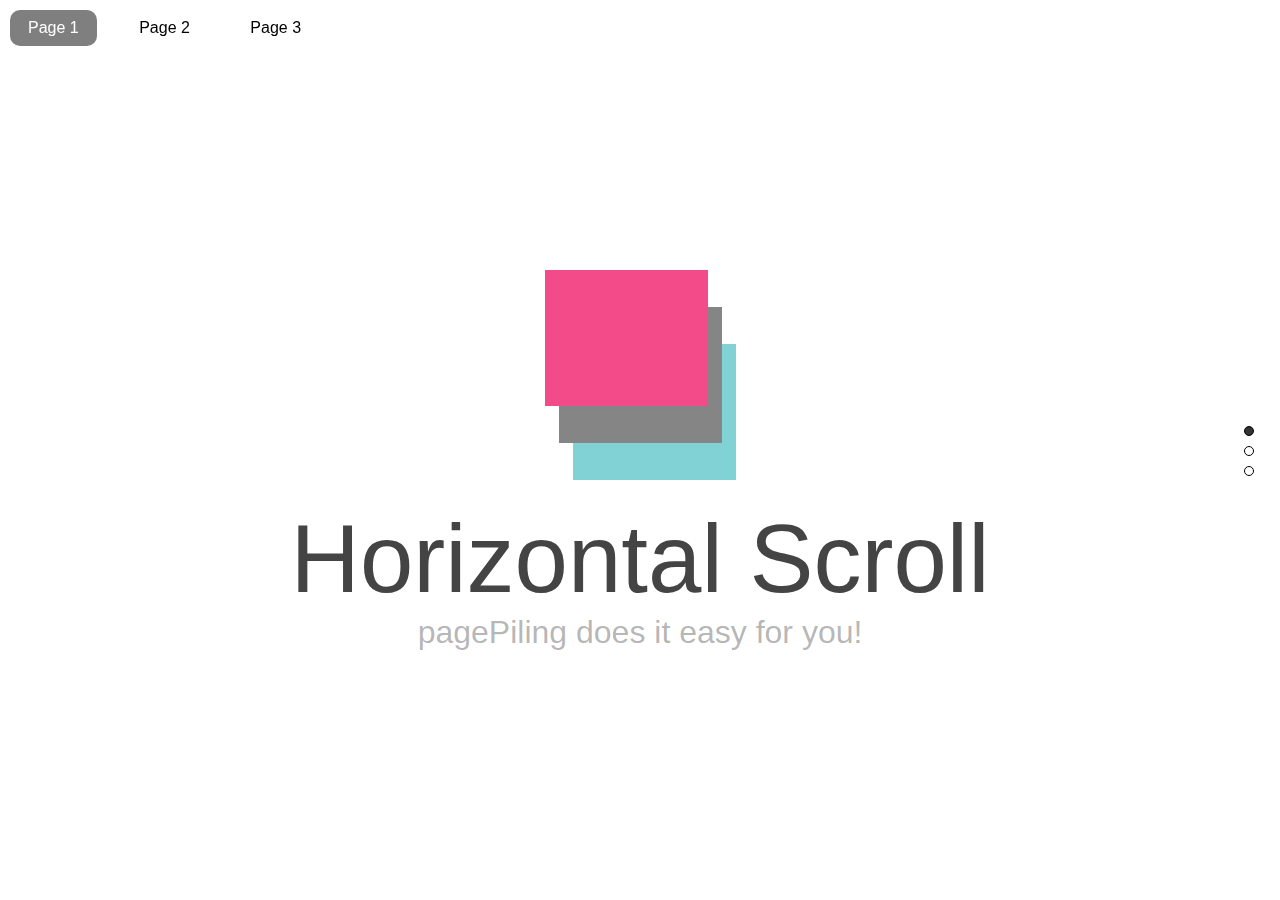
<file: pagePiling.js-master/examples/horizontalScroll.html>
<!DOCTYPE html>
<html xmlns="http://www.w3.org/1999/xhtml">

<head>
	<meta http-equiv="Content-Type" content="text/html; charset=utf-8" />
	<title>pagePiling.js plugin - Horizontal scroll</title>
	<meta name="author" content="Alvaro Trigo Lopez" />
	<meta name="description" content="pagePiling.js plugin by Alvaro Trigo." />
	<meta name="keywords"  content="pile,piling,piling.js,stack,pages,scrolling,stacking,touch,fullpile,scroll,plugin,jquery" />
	<meta name="Resource-type" content="Document" />

	<link rel="stylesheet" type="text/css" href="../jquery.pagepiling.css" />
	<link rel="stylesheet" type="text/css" href="examples.css" />

	<script src="http://ajax.googleapis.com/ajax/libs/jquery/1.8.3/jquery.min.js"></script>

	<script type="text/javascript" src="../jquery.pagepiling.min.js"></script>
	<script type="text/javascript">
		$(document).ready(function() {
			/*
			* Plugin intialization
			*/
	    	$('#pagepiling').pagepiling({
	          	direction: 'horizontal',
	    		menu: '#menu',
	    		anchors: ['page1', 'page2', 'page3', 'page4'],
			    sectionsColor: ['white', '#ee005a', '#2C3E50', '#39C'],
			    navigation: {
			    	'position': 'right',
			   		'tooltips': ['Page 1', 'Page 2', 'Page 3', 'Pgae 4']
			   	},
			    afterRender: function(){
			    	$('#pp-nav').addClass('custom');
			    },
			    afterLoad: function(anchorLink, index){
			    	if(index>1){
			    		$('#pp-nav').removeClass('custom');
			    	}else{
			    		$('#pp-nav').addClass('custom');
			    	}
			    }
			});
	    });
    </script>


    <style>
	#section1 img{
		margin: 20px 0;
		opacity: 0.7;
	}
	/* colors
	 * --------------------------------------- */
	#colors2,
	#colors3{
		position: absolute;
		height: 163px;
		width: 362px;
		z-index: 1;
		background-repeat: no-repeat;
		left: 0;
		margin: 0 auto;
		right: 0;
	}
	#colors2{
		background-image: url(imgs/colors2.gif);
		top:0;
	}
	#colors3{
		background-image: url(imgs/colors3.gif);
		bottom:0;
	}


	/* Overwriting fullPage.js tooltip color
	* --------------------------------------- */
	#pp-nav.custom .pp-tooltip{
		color: #AAA;
	}

</style>

</head>
<body>
	<ul id="menu">
		<li data-menuanchor="page1" class="active"><a href="#page1">Page 1</a></li>
		<li data-menuanchor="page2"><a href="#page2">Page 2</a></li>
		<li data-menuanchor="page3"><a href="#page3">Page 3</a></li>
	</ul>


	<div id="pagepiling">
	    <div class="section" id="section1">
	    	<img src="imgs/pagePiling-plugin.gif" alt="pagePiling" />
			<br />

	    	<h1>Horizontal Scroll</h1>
			<p>pagePiling does it easy for you!</p>

	    </div>
	    <div class="section">
	    	<div class="intro">
	    		<h1>Simple to use</h1>
	    		<p>Just use the option direction: 'horizontal' to have it working!</p>
	    	</div>
	    </div>
	    <div class="section" id="section3">
	    	<div class="intro">
	    		<h1>Isn't it great?</h1>
	    		<p>Just as you expected!</p>
	    		<div id="colors2"></div>
	    		<div id="colors3"></div>
	    	</div>
	    </div>
	</div>

</body>
</html>
</file>
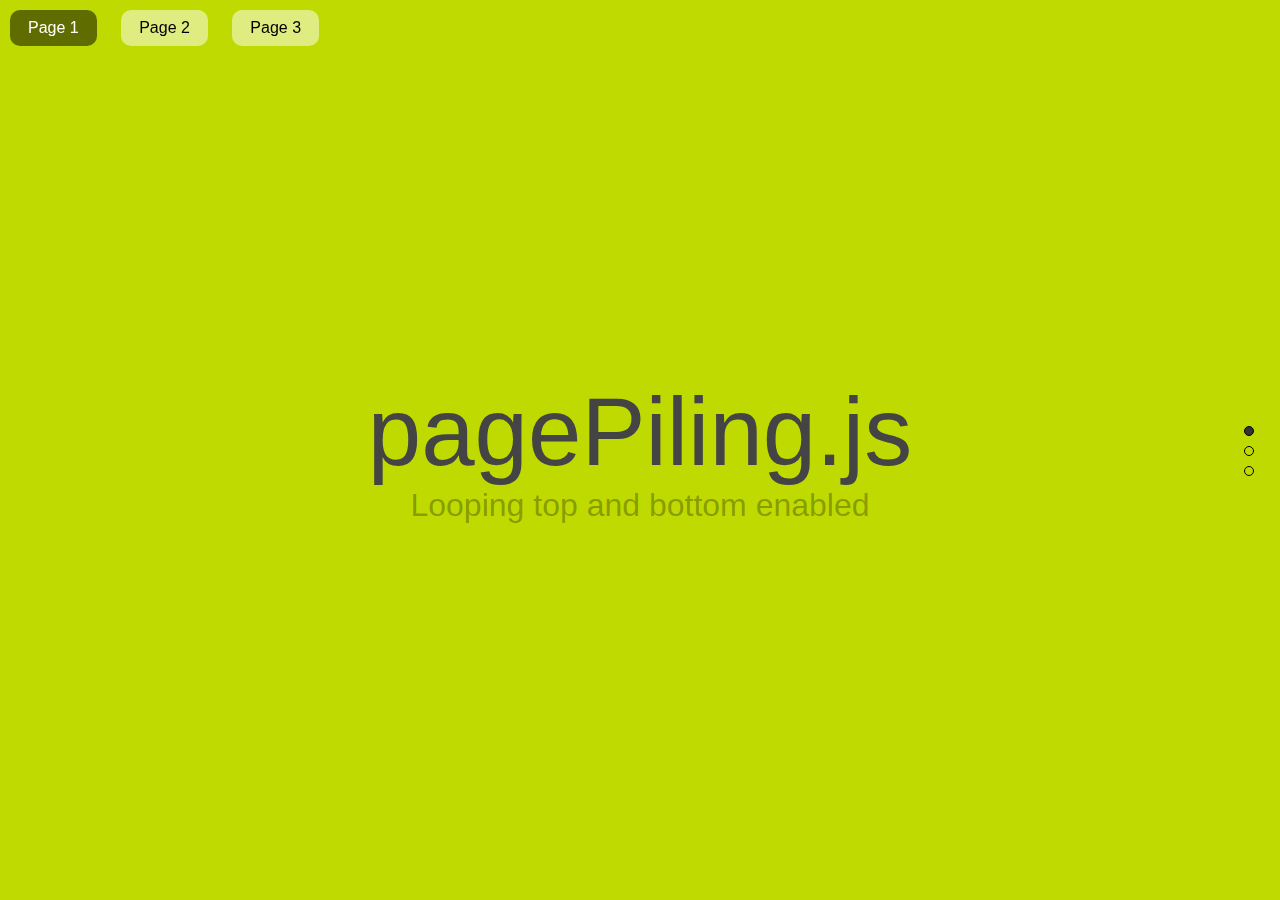
<file: pagePiling.js-master/examples/looping.html>
<!DOCTYPE html>
<html xmlns="http://www.w3.org/1999/xhtml">

<head>
	<meta http-equiv="Content-Type" content="text/html; charset=utf-8" />
	<title>pagePiling.js plugin - Looping</title>
	<meta name="author" content="Alvaro Trigo Lopez" />
	<meta name="description" content="pagePiling.js plugin by Alvaro Trigo." />
	<meta name="keywords"  content="pile,piling,piling.js,stack,pages,scrolling,stacking,touch,fullpile,scroll,plugin,jquery" />
	<meta name="Resource-type" content="Document" />

	<link rel="stylesheet" type="text/css" href="../jquery.pagepiling.css" />
	<link rel="stylesheet" type="text/css" href="examples.css" />

	<script src="http://ajax.googleapis.com/ajax/libs/jquery/1.8.3/jquery.min.js"></script>

	<script type="text/javascript" src="../jquery.pagepiling.min.js"></script>
	<script type="text/javascript">
		var deleteLog = false;

		$(document).ready(function() {
	    	$('#pagepiling').pagepiling({
	    		menu: '#menu',
	    		anchors: ['page1', 'page2', 'page3'],
			    sectionsColor: ['#bfda00', '#2ebe21', '#2C3E50', '#51bec4'],
			    loopTop: true,
			    loopBottom: true
			});
	    });
    </script>
</head>
<body>

	<ul id="menu">
		<li data-menuanchor="page1" class="active"><a href="#page1">Page 1</a></li>
		<li data-menuanchor="page2"><a href="#page2">Page 2</a></li>
		<li data-menuanchor="page3"><a href="#page3">Page 3</a></li>
	</ul>

	<div id="pagepiling">
	    <div class="section" id="section1">
	    	<h1>pagePiling.js</h1>
			<p>Looping top and bottom enabled</p>
	    </div>
	    <div class="section" id="section2">
	    	<div class="intro">
	    		<h1>Looping!</h1>
				<p>Go to the first section and scroll up or to the last one and scroll down to see how it works.</p>
	    	</div>
	    </div>
	    <div class="section" id="section4">
	    	<div class="intro">
	    		<h1>Scroll Down</h1>
				<p>And it will loop to the first section</p>
	    	</div>
	    </div>
	</div>

</body>
</html>
</file>
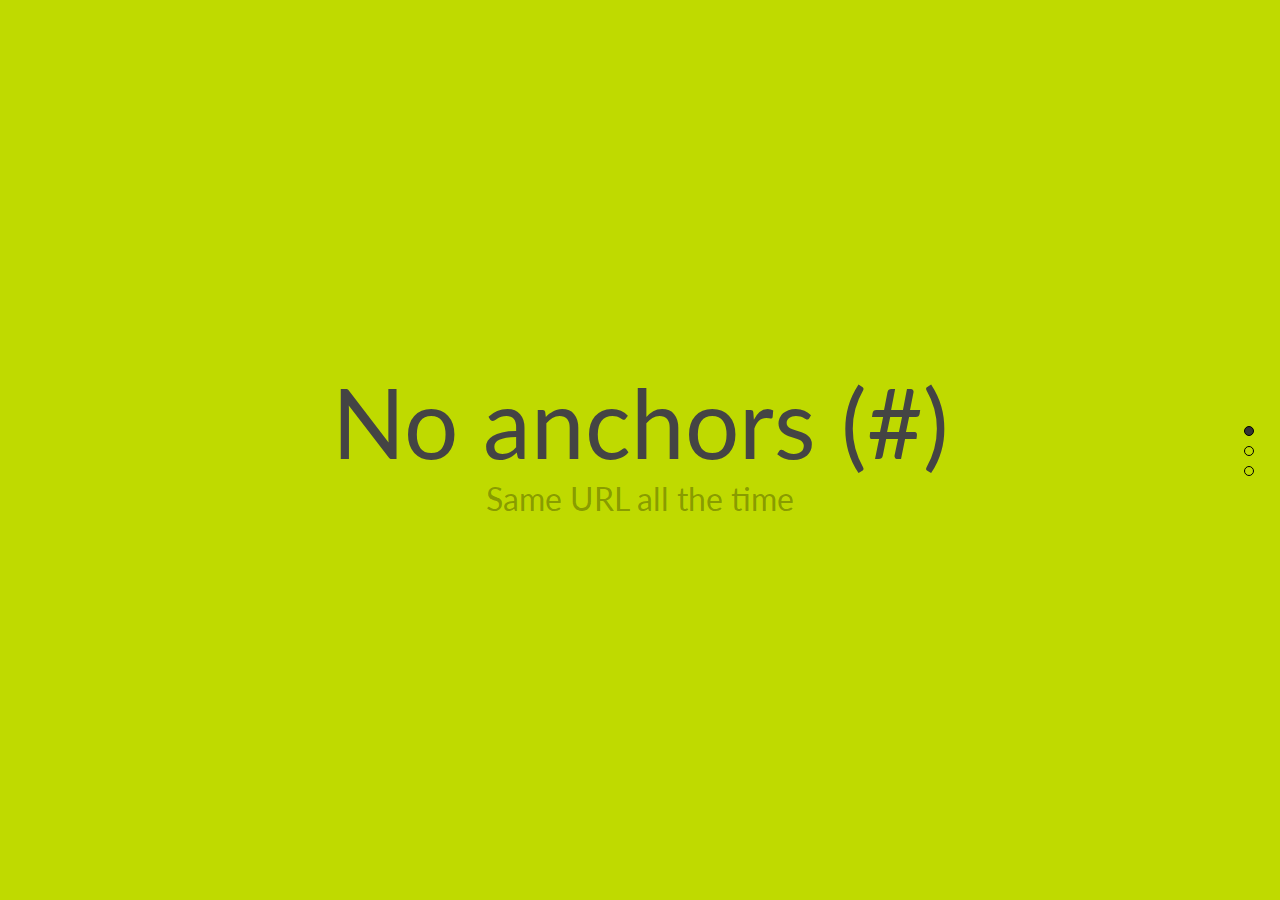
<file: pagePiling.js-master/examples/noAnchors.html>
<!DOCTYPE html>
<html xmlns="http://www.w3.org/1999/xhtml">

<head>
	<meta http-equiv="Content-Type" content="text/html; charset=utf-8" />
	<title>pagePiling.js plugin - No anchor</title>
	<meta name="author" content="Alvaro Trigo Lopez" />
	<meta name="description" content="pagePiling.js plugin by Alvaro Trigo." />
	<meta name="keywords"  content="pile,piling,piling.js,stack,pages,scrolling,stacking,touch,fullpile,scroll,plugin,jquery" />
	<meta name="Resource-type" content="Document" />

	<link rel="stylesheet" type="text/css" href="http://fonts.googleapis.com/css?family=Lato:300,400,700" />
	<link rel="stylesheet" type="text/css" href="../jquery.pagepiling.css" />
	<link rel="stylesheet" type="text/css" href="examples.css" />

	<script src="http://ajax.googleapis.com/ajax/libs/jquery/1.8.3/jquery.min.js"></script>

	<script type="text/javascript" src="../jquery.pagepiling.min.js"></script>
	<script type="text/javascript">
		$(document).ready(function() {
	    	$('#pagepiling').pagepiling({
			    sectionsColor: ['#bfda00', '#2ebe21', '#2C3E50', '#51bec4'],
			    navigation: {
			    	'position': 'right',
			   		'tooltips': ['Page 1', 'Page 2', 'Page 3', 'Pgae 4']
			   	}
			});
	    });
    </script>
</head>
<body>
	<div id="pagepiling">
	    <div class="section" id="section1">
	    	<h1>No anchors (#)</h1>
			<p>Same URL all the time</p>
			<br />
	    </div>
	    <div class="section" id="section2">
	    	<div class="intro">
	    		<h1>Simple</h1>
				<p>Sections won't contain anchor links. It's more simple to configure but a bit more restrictive.</p>
	    	</div>
	    </div>
	    <div class="section" id="section4">
	    	<div class="intro">
	    		<h1>URL without /#</h1>
				<p>But back button won't work!</p>
	    	</div>
	    </div>
	</div>

</body>
</html>
</file>
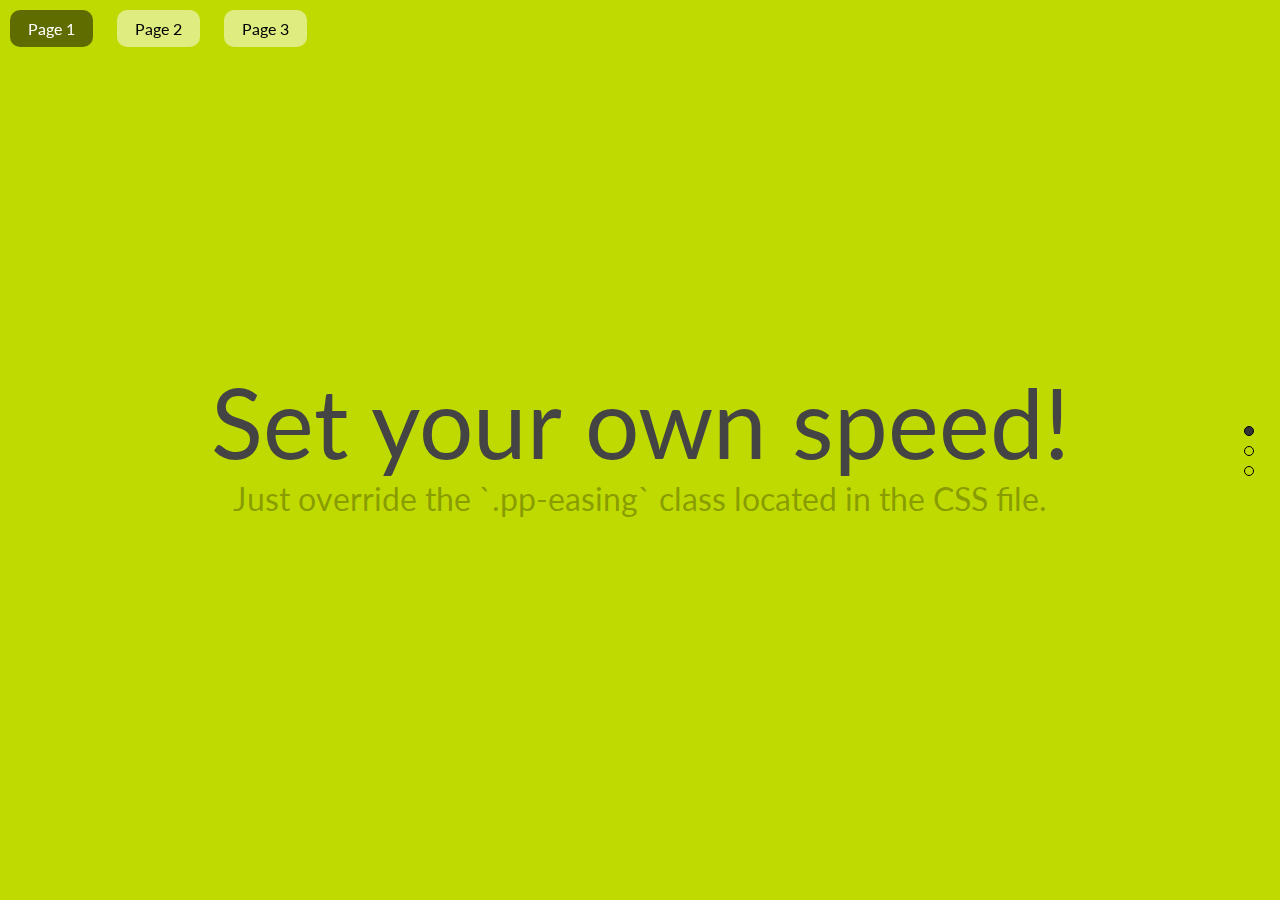
<file: pagePiling.js-master/examples/scrollingSpeed.html>
<!DOCTYPE html>
<html xmlns="http://www.w3.org/1999/xhtml">

<head>
	<meta http-equiv="Content-Type" content="text/html; charset=utf-8" />
	<title>pagePiling.js plugin - Scrolling speed</title>
	<meta name="author" content="Alvaro Trigo Lopez" />
	<meta name="description" content="pagePiling.js plugin by Alvaro Trigo." />
	<meta name="keywords"  content="pile,piling,piling.js,stack,pages,scrolling,stacking,touch,fullpile,scroll,plugin,jquery" />
	<meta name="Resource-type" content="Document" />

	<link rel="stylesheet" type="text/css" href="http://fonts.googleapis.com/css?family=Lato:300,400,700" />
	<link rel="stylesheet" type="text/css" href="../jquery.pagepiling.css" />
	<link rel="stylesheet" type="text/css" href="examples.css" />

	<script src="http://ajax.googleapis.com/ajax/libs/jquery/1.8.3/jquery.min.js"></script>

	<script type="text/javascript" src="../jquery.pagepiling.min.js"></script>
	<script type="text/javascript">
		$(document).ready(function() {
	    	$('#pagepiling').pagepiling({
	    		menu: '#menu',
	    		anchors: ['page1', 'page2', 'page3', 'page4'],
			    sectionsColor: ['#bfda00', '#2ebe21', '#2C3E50', '#51bec4'],
			    navigation: {
			    	'position': 'right',
			   		'tooltips': ['Page 1', 'Page 2', 'Page 3', 'Pgae 4']
			   	}
			});
	    });
    </script>

    <style>
    	.pp-easing {
		    -webkit-transition: all 3000ms cubic-bezier(0.550, 0.085, 0.000, 0.990);
		    -moz-transition: all 3000ms cubic-bezier(0.550, 0.085, 0.000, 0.990);
		    -o-transition: all 3000ms cubic-bezier(0.550, 0.085, 0.000, 0.990);
		    transition: all 3000ms cubic-bezier(0.550, 0.085, 0.000, 0.990);
		    /* custom */
		    -webkit-transition-timing-function: cubic-bezier(0.550, 0.085, 0.000, 0.990);
		    -moz-transition-timing-function: cubic-bezier(0.550, 0.085, 0.000, 0.990);
		    -o-transition-timing-function: cubic-bezier(0.550, 0.085, 0.000, 0.990);
		    transition-timing-function: cubic-bezier(0.550, 0.085, 0.000, 0.990);
		    /* custom */
		}

    </style>
</head>
<body>
	<ul id="menu">
		<li data-menuanchor="page1" class="active"><a href="#page1">Page 1</a></li>
		<li data-menuanchor="page2"><a href="#page2">Page 2</a></li>
		<li data-menuanchor="page3"><a href="#page3">Page 3</a></li>
	</ul>

	<div id="pagepiling">
	    <div class="section" id="section1">
	    	<h1>Set your own speed!</h1>
			<p>Just override the `.pp-easing` class located in the CSS file.</p>
			<br />
	    </div>
	    <div class="section" id="section2">
	    	<div class="intro">
	    		<h1>Using jQuery?</h1>
				<p>When using css3:false, use the `scrollingSpeed` option to set the animation speed for jQuery animations.</p>
	    	</div>
	    </div>
	    <div class="section" id="section4">
	    	<div class="intro">
	    		<h1>Customizable</h1>
				<p>You can even change the kind of animation!</p>
	    	</div>
	    </div>
	</div>

</body>
</html>
</file>
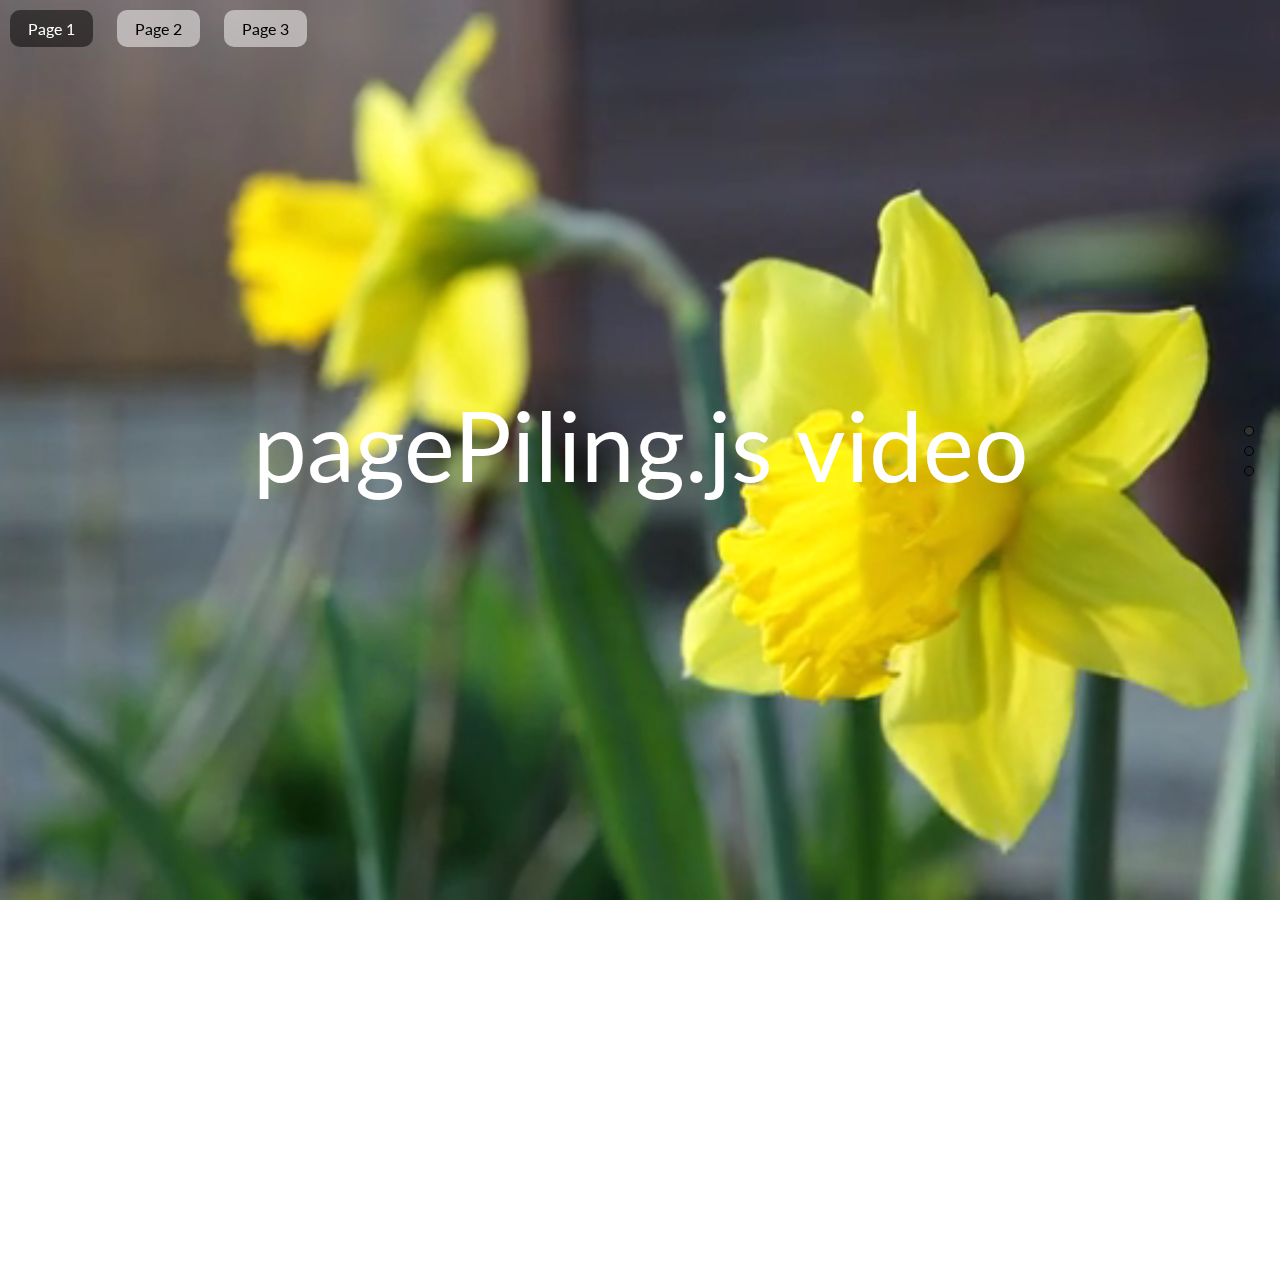
<file: pagePiling.js-master/examples/videoBackground.html>
<!DOCTYPE html>
<html xmlns="http://www.w3.org/1999/xhtml">

<head>
	<meta http-equiv="Content-Type" content="text/html; charset=utf-8" />
	<title>pagePiling.js plugin - Video Background</title>
	<meta name="author" content="Alvaro Trigo Lopez" />
	<meta name="description" content="pagePiling.js plugin by Alvaro Trigo." />
	<meta name="keywords"  content="pile,piling,piling.js,stack,pages,scrolling,stacking,touch,fullpile,scroll,plugin,jquery" />
	<meta name="Resource-type" content="Document" />

	<link rel="stylesheet" type="text/css" href="http://fonts.googleapis.com/css?family=Lato:300,400,700" />
	<link rel="stylesheet" type="text/css" href="../jquery.pagepiling.css" />
	<link rel="stylesheet" type="text/css" href="examples.css" />

	<script src="http://ajax.googleapis.com/ajax/libs/jquery/1.8.3/jquery.min.js"></script>

	<script type="text/javascript" src="../jquery.pagepiling.min.js"></script>
	<script type="text/javascript">
		$(document).ready(function() {
	    	$('#pagepiling').pagepiling({
	    		menu: '#menu',
	    		anchors: ['page1', 'page2', 'page3', 'page4'],
			    sectionsColor: ['#bfda00', '#2ebe21', '#2C3E50', '#51bec4'],
			    navigation: {
			    	'position': 'right',
			   		'tooltips': ['Page 1', 'Page 2', 'Page 3', 'Pgae 4']
			   	},
			   	afterRender: function(){
					//playing the video
					$('video').get(0).play();
				}
			});
	    });
    </script>

    <style>
    	/* Centered texts in each section
		* --------------------------------------- */
		.section{
			text-align:center;
		}

		#myVideo{
			position: absolute;
			z-index: 4;
			right: 0;
			bottom: 0;
			top:0;
			right:0;
			width: 100%;
			height: 100%;
			background-size: 100% 100%;
	 		background-color: black; /* in case the video doesn't fit the whole page*/
	  		background-image: /* our video */;
	  		background-position: center center;
	  		background-size: contain;
	   		object-fit: cover; /*cover video background */
		}

		/* Layer with position absolute in order to have it over the video
		* --------------------------------------- */
		#section1 .layer{
			position: absolute;
			z-index: 5;
			width: 100%;
			left: 0;
			top: 43%;
			height: 100%;
		}

		#section1 h1{
			color:#fff;
		}

		#infoMenu li a{
			color: #fff;
		}


    </style>
</head>
<body>
	<ul id="menu">
		<li data-menuanchor="page1" class="active"><a href="#page1">Page 1</a></li>
		<li data-menuanchor="page2"><a href="#page2">Page 2</a></li>
		<li data-menuanchor="page3"><a href="#page3">Page 3</a></li>
	</ul>

	<div id="pagepiling">
	    <div class="section" id="section1">
	    	<video autoplay loop muted id="myVideo">
				<source src="imgs/flowers.mp4" type="video/mp4">
				<source src="imgs/flowers.webm" type="video/webm">
			</video>
			<div class="layer">
				<h1>pagePiling.js video</h1>
			</div>
	    </div>
	    <div class="section" id="section2">
	    	<div class="intro">
	    		<h1>No limits</h1>
				<p>Anything is possible with pagePiling.js!</p>
	    	</div>
	    </div>
	    <div class="section" id="section4">
	    	<div class="intro">
	    		<h1>afterRender</h1>
				<p>Don't forget to use afterRender callback for it!</p>
	    	</div>
	    </div>
	</div>

</body>
</html>
</file>
<file: css/landingstyles.css>
.landingBody {
  background: black;
}

.landingPageIntro {
  clear: both;
}

#introimage {
  width: 100%;
  height: 550px;
  background-image: url("images/IntroPAR165575.jpg");
  background-repeat: no-repeat;
  background-position: right top;
  background-size: cover;
}

h1, h2, h3, h4, h5, h6, p {
  color: #c3BDBD;
  font-family: 'Roboto Condensed', sans-serif;
  font-weight: 400;
}

h1 {
  font-size: 90px;
  margin-bottom: 10px;
  margin-top: 40px;
  letter-spacing: -0.03em;
}


h2 {
  font-size: 24px;
  line-height: 2;
  font-weight: 300;
  margin-bottom: 40px;
}

h3 {
  font-size: 42px;
  margin-bottom: 10px;
  font-weight: 300;
}

h4, h5 {
  font-size: 16px;
  font-weight: 300;
  line-height: 1.4;
}

h6 {
  font-weight: 500;
  font-size: 14px;
  display: block;
  float: right;
  margin-top: 6px;
  margin-bottom: 20px;
  margin-right: 10px;
}

a {
  display: block;
  text-decoration: none;
}

p {
  font-size: 20px;
  line-height: 2;
  margin-top: 25px;
}

.name {
  font-weight: 500;
}

img {
  float: left;
  margin-right: 25px;
  margin-bottom: 10px
}

.textblock {
float: left;
display: inline;
width: 60%;
}

.thumb {
display: inline-block;
float: clear;
margin-bottom: 50px;
width: 100%; 
border-top: 1px solid white;
padding-top: 50px;

}

.container {
  width: 80%;
  margin: 0 auto;
}

.hover {
  color: red;
}


@media only screen and (max-width: 600px){
h2 {
  font-size: 20px;
  }
}

@media only screen and (max-width: 600px){
h1 {
  font-size: 50px;
  font-weight: 500;
  }
}

@media only screen and (max-width: 600px){
.textblock {
  width: 80%;
  }
}
</file>
<file: css/styles.css>
#arrow span {
    display: inline-block;
    position: relative;
    top: -18px;
    -moz-transition: all 0.7s cubic-bezier(0.7, 0.01, 0.3, 1);
    -o-transition: all 0.7s cubic-bezier(0.7, 0.01, 0.3, 1);
    -webkit-transition: all 0.7s cubic-bezier(0.7, 0.01, 0.3, 1);
    transition: all 0.7s cubic-bezier(0.7, 0.01, 0.3, 1);
}
#arrow:hover {
    background: #000;
}
#arrow:hover span {
    top: 0;
    color: #FFF;
}

.backgroundtitle {
  background: url("../images/08sudan-slide-3T40-original.jpg") center center no-repeat;
  background-size: cover;
  overflow: hidden;
  height: 100%;
  width: 100%;
}

#hanabackgroundtitle {
  background: url("../images/LebanonNYDC454849CA.jpg") center center no-repeat;
  background-size: cover;
  overflow: hidden;
  height: 100%;
  width: 100%;
}


#olegBackgroundTitle {
  background: url("../images/UkraineNYDC455859CA.jpg") center center no-repeat;
  background-size: cover;
  overflow: hidden;
  height: 100%;
  width: 100%;
}

#textFrame1, #textFrame2, #textFrame3, #textFrame4, #textFrame5, #textFrame6 {
  background-color: black; center top;
  background-size: cover;
  overflow: hidden;
  height: 100%;
  width: 100%;
  margin: 0 auto;
}

#bottomNav {
  background-color: black; center top;
  background-size: cover;
  overflow: hidden;
  height: 100%;
}


#csecondPhoto {
  background: url("../images/sudanNYDC456667CA.jpg") center center no-repeat;
}

#cthirdPhoto {
  background: url("../images/sudanNYDC4568CA.jpg") center center no-repeat;
}


#cfourthPhoto {
  background: url("../images/sudanNYDC457273CA.jpg") center center no-repeat;
}

#cfifthPhoto {
  background: url("../images/sudanNYDC457071CA.jpg") center center no-repeat;
}

#csixthPhoto {
  background: url("../images/sudanNYDC4569CA.jpg") center center no-repeat;
}


#hfirstPhoto {
  background: url("../images/LebanonNYDC454849CA.jpg") center center no-repeat;
}

#hsecondPhoto {
  background: url("../images/LebanonNYDC455455CA.jpg") center center no-repeat;
}

#hthirdPhoto {
  background: url("../images/LebanonNYDC455051CA.jpg") center center no-repeat;
}


#hfourthPhoto {
  background: url("../images/LebanonNYDC4552CA.jpg") center center no-repeat;
}

#hsixthPhoto {
  background: url("../images/LebanonNYDC455657CA.jpg") center center no-repeat;
}

#hfifthPhoto {
  background: url("../images/LebanonNYDC4553CA.jpg") center center no-repeat;
}

#ofirstPhoto {
  background: url("../images/LebanonNYDC454849CA.jpg") center center no-repeat;
}

#osecondPhoto {
  background: url("../images/UkraineNYDC4560CA.jpg") center center no-repeat;
}

#othirdPhoto {
  background: url("../images/UkraineNYDC4561CA.jpg") center center no-repeat;
}

#ofourthPhoto {
  background: url("../images/Ukraine_web01.jpg") center center no-repeat;
}

#osixthPhoto {
  background: url("../images/Ukraine1UKRAINE_5387.jpg") center center no-repeat;
}

#ofifthPhoto {
  background: url("../images/Ukraine_web01.jpg") center center no-repeat;
}

#oseventhPhoto {
  background: url("../images/Ukraine1UKRAINE_0007.jpg") center center no-repeat;
}

.photo {
  background-size: cover;
  overflow: hidden;
  height: 100%;
  width: 100%;
}


p {
  color: white;
  font-size: 26px;
  width: 65%;
  line-height: 2.5;
  padding-top: 50px;
  margin: 0 auto;
  font-family: 'Roboto Condensed', sans-serif;
  font-weight: 300;
}

.firstGraph {
  padding-top: 150px;
}


#titleType {
  padding-top: 5%;
  padding-left: 10%;
}

#titleTypeHana {
  padding-top: 5%;
  padding-left: 5%;
}

#titleTypeOleg {
  padding-top: 30%;
  padding-left: 5%;
}

h1, h2, h3, h4 {
  color: white;
  font-family: 'Roboto Condensed', sans-serif;
}

h1 {
  font-size: 75px;
  letter-spacing: -0.03em;
  margin-bottom: .5%;
  font-weight: 400;
  margin-bottom: 10px;
}


h2 {
  font-size: 24px;
  margin-top: 0;
}

h3 {
  font-size: 18px;
}

h4 {
  font-size: 22px;
  font-weight: 500;
  width: 20%;
  margin-top: 5%;
  margin-left: 10%;
  padding-bottom: 10%;
  line-height: 2;
}

.blackTypeRight {
  float: right;
  font-weight: 500;
  width: 35%;
  margin-right: 5%;
  margin-left: 0;
  color: black;
  letter-spacing: normal;
}

.whiteTypeLeft {
  float: right;
  font-weight: 500;
  width: 35%;
  margin-right: 10%;
  margin-left: 0;
}

.whiteHanaTypeLeft {
  float: left;
  font-weight: 500;
  width: 35%;
  margin-right: 10%;
  margin-left: 10%;
  margin-top: 20em;
  color: white;
}

.whiteHanaTypeLeftBus {
  float: left;
  font-weight: 500;
  width: 24%;
  margin-right: 10%;
  margin-left: 10%;
  margin-top: 40%;
  color: white;
}

.blackTypeLeft {
  float: left;
  font-weight: 500;
  width: 35%;
  margin-left: 6%;
  margin-right: 0;
  color: black;
  letter-spacing: normal;
}

.whiteTypeBottomLeft {
  float: left;
  font-weight: 500;
  width: 35%;
  margin-right: 10%;
  margin-left: 10;
  margin-top: 80%;
  color: white;
}


.navtext {
  color: white;
  width: 50%;
  margin: 0 auto;
  text-align: center;
  padding-bottom: 3%;
  font-family: 'Roboto Condensed', sans-serif;
  padding-top: 3%;
}


.storylinks:link {
  font-family: 'Roboto Condensed', sans-serif;
  font-weight: 700;
  margin-right: 3%;
  margin-left: 3%;
  text-decoration: none;
  text-transform: uppercase;
  font-size: 20px;
  color: #c3BDBD;
}


/* visited link */
.storylinks:visited {
  color: #c3BDBD;
}

/* mouse over link */
.storylinks:hover {
    color: red;
}

/* selected link */
.storylinks:active {
    color: red;
}

.navh1 {
 margin-bottom: 5%;
}

.navh2 {
 font-size: 26px;
 line-height: 1.8;
 font-weight: 300;
  color: #c3BDBD;
  border-top: solid 1px #c3BDBD;
  padding-top: 20px;
}

.linknavh1 {
  font-weight: 400;
  font-size: 80px;
  margin-bottom: 10px;
  margin-top: 60px;
  letter-spacing: -0.03em;
  color: #c3BDBD;
  text-decoration: none;
}

.storylinks {
  color: red;
  font-weight: 600;
  letter-spacing: 1.6;
  font-size: 22px;
}


.bottomrule {
  padding-bottom: 5%;
}


.ad {
    margin: auto;
    width: 80%;
}


@media only screen and (max-width: 600px){
p {
  width: 85%;
  font-size: 18px;
  line-height: 2.5;
  }
}

@media only screen and (max-width: 600px){
h4 {
  font-size: 18px;
  font-weight: 500;
  width: 65%;
  margin-top: 5%;
  margin-left: 5%;
  line-height: 2;
  }
}

@media only screen and (max-width: 600px){
.blackTypeRight {
  float: right;
  font-size: 18px;
  font-weight: 500;
  width: 45%;
  margin-right: 5%;
  }
}

@media only screen and (max-width: 600px){
.whiteTypeLeft {
  font-size: 18px;
  font-weight: 500;
  width: 65%;
  margin-right: 5%;
  }
}
@media only screen and (max-width: 600px){
.banner {
  width: 100%;
  max-width: 100%;
  background-size: cover;
  }
}

@media only screen and (max-width: 600px){
footer {
  font-size: 80%;
  }
}

@media only screen and (max-width: 600px){
h1 {
  font-size: 32px;
  }
}

@media only screen and (max-width: 600px){
h2, h3 {
  font-size: 16px;
  }
}

@media only screen and (max-width: 600px){
#titleType {
  padding-top: 5%;
  width: 80%;
  margin: 0 auto;
  padding-left: 0%;

  }
}

@media only screen and (max-width: 600px){
.firstGraph {
  padding-top: 10%;
}

@media only screen and (max-width: 600px){
.navh3 {
  line-height: 1;
  }
}


@media only screen and (max-width: 600px){
.navtext {
  font-size: 16px;
  width: 80%;
  }
}

@media only screen and (max-width: 600px){
.navh2 {
  font-size: 20px;
  line-height: 1.3;
  }
}

@media only screen and (max-width: 600px){
.storylinks {
  width: 100%;
  display: block;
  margin-bottom: 5px;
  }
}
</file>
<file: pagePiling.js-master/examples/examples.css>
@CHARSET "ISO-8859-1";
/* Reset CSS
 * --------------------------------------- */
body,div,dl,dt,dd,ul,ol,li,h1,h2,h3,h4,h5,h6,pre,
form,fieldset,input,textarea,p,blockquote,th,td {
    padding: 0;
    margin: 0;
}
a{
	text-decoration:none;
}
table {
    border-spacing: 0;
}
fieldset,img {
    border: 0;
}
address,caption,cite,code,dfn,em,strong,th,var {
    font-weight: normal;
    font-style: normal;
}
strong{
	font-weight: bold;
}
ol,ul {
    list-style: none;
    margin:0;
    padding:0;
}
caption,th {
    text-align: left;

}
h1,h2,h3,h4,h5,h6 {
    font-weight: normal;
    font-size: 100%;
    margin:0;
    padding:0;
    color:#f2f2f2;
}
q:before,q:after {
    content:'';
}
abbr,acronym { border: 0;
}

/* Custom CSS
 * --------------------------------------- */
body{
	font-family: 'Lato', Calibri, Arial, sans-serif;
	color: #f2f2f2;
}
h1{
	font-size: 6em;
}
p{
	font-size: 2em;
}
.section{
	text-align: center;
}

/* Menu
 * --------------------------------------- */
#menu li {
	display:inline-block;
	margin: 10px;
	color: #000;
	background:#fff;
	background: rgba(255,255,255, 0.5);
	-webkit-border-radius: 10px;
            border-radius: 10px;
}
#menu li.active{
	background:#666;
	background: rgba(0,0,0, 0.5);
	color: #fff;
}
#menu li a{
	text-decoration:none;
	color: #000;
}
#menu li.active a:hover{
	color: #000;
}
#menu li:hover{
	background: rgba(255,255,255, 0.8);
}
#menu li a,
#menu li.active a{
	padding: 9px 18px;
	display:block;
}
#menu li.active a{
	color: #fff;
}
#menu{
	position:fixed;
	top:0;
	left:0;
	height: 40px;
	z-index: 70;
	width: 100%;
	padding: 0;
	margin:0;
}


.intro p{
	width: 50%;
	margin: 0 auto;
	font-size: 1.5em;
}
.twitter-share-button{
	position: fixed;
	z-index: 99;
	right: 149px;
	top: 9px;
}

#download{
	margin: 10px 0 0 0;
	padding: 15px 10px;
	color: #fff;
	text-shadow: 0 -1px 0 rgba(0,0,0,0.25);
	background-color: #49afcd;
	background-image: -moz-linear-gradient(top, #5bc0de, #2f96b4);
	background-image: -ms-linear-gradient(top, #5bc0de, #2f96b4);
	background-image: -webkit-gradient(linear,0 0,0 100%,from( #5bc0de),to( #2f96b4));
	background-image: -webkit-linear-gradient(top, #5bc0de, #2f96b4);
	background-image: -o-linear-gradient(top, #5bc0de, #2f96b4);
	background-image: linear-gradient(top, #5bc0de, #2f96b4);
	background-repeat: repeat-x;
	filter: progid:DXImageTransform.Microsoft.gradient(startColorstr='#5bc0de', endColorstr='#2f96b4', GradientType=0);
	border-color: #2f96b4 #2f96b4 #1f6377;
	border-color: rgba(0,0,0,.1) rgba(0,0,0,.1) rgba(0,0,0,.25);
	filter: progid:DXImageTransform.Microsoft.gradient(enabled=false);

	-webkit-border-radius: 6px;
	-moz-border-radius: 6px;
	border-radius: 6px;
	vertical-align: middle;
	cursor: pointer;
	display: inline-block;
	-webkit-box-shadow: inset 0 1px 0 rgba(255,255,255,0.2),0 1px 2px rgba(0,0,0,0.05);
	-moz-box-shadow: inset 0 1px 0 rgba(255,255,255,0.2),0 1px 2px rgba(0,0,0,0.05);
	box-shadow: inset 0 1px 0 rgba(255,255,255,0.2),0 1px 2px rgba(0,0,0,0.05);
}
#download a{
	text-decoration:none;
	color:#fff;
}
#download:hover{
	text-shadow: 0 -1px 0 rgba(0,0,0,.25);
	background-color: #2F96B4;
	background-position: 0 -15px;
	-webkit-transition: background-position .1s linear;
	-moz-transition: background-position .1s linear;
	-ms-transition: background-position .1s linear;
	-o-transition: background-position .1s linear;
	transition: background-position .1s linear;
}

#infoMenu{
	height: 20px;
	color: #f2f2f2;
	position:fixed;
	z-index:70;
	bottom:0;
	width:100%;
	text-align:right;
	font-size:0.9em;
	padding:8px 0 8px 0;
}
#infoMenu ul{
	padding: 0 40px;
}
#infoMenu li a{
	display: block;
	margin: 0 22px 0 0;
	color: #333;
}
#infoMenu li a:hover{
	text-decoration:underline;
}
#infoMenu li{
	display:inline-block;
	position:relative;
}
#examplesList{
	display:none;
	background: #282828;
	-webkit-border-radius: 6px;
	-moz-border-radius: 6px;
	border-radius: 6px;
	padding: 20px;
	float: left;
	position: absolute;
	bottom: 29px;
	right: 0;
	width:638px;
	text-align:left;
}
#examplesList ul{
	padding:0;
}
#examplesList ul li{
	display:block;
	margin: 5px 0;
}
#examplesList ul li a{
	color: #BDBDBD;
	margin:0;
}
#examplesList ul li a:hover{
	color: #f2f2f2;
}
#examplesList .column{
	float: left;
	margin: 0 20px 0 0;
}
#examplesList h3{
	color: #f2f2f2;
	font-size: 1.2em;
	margin: 0 0 15px 0;
	border-bottom: 1px solid rgba(0, 0, 0, 0.4);
	-webkit-box-shadow: 0 1px 0 rgba(255, 255, 255, 0.1);
	-moz-box-shadow: 0 1px 0 rgba(255,255,255,0.1);
	box-shadow: 0 1px 0 rgba(255, 255, 255, 0.1);
	padding: 0 0 5px 0;
}

/* Section 1
 * --------------------------------------- */
#section1 h1{
	color: #444;
}
#section1 p{
	color: #333;
	color: rgba(0,0,0,0.3);
}
#section1 img{
	margin: 20px 0;
	opacity: 0.7;
}

/* Section 2
 * --------------------------------------- */
#section2 h1,
#section2 p{
	z-index: 3;
}
#section2 p{
	opacity: 0.8;
}

#section2 #colors{
	right: 60px;
	bottom: 0;
	position: absolute;
	height: 413px;
	width: 258px;
	background-image: url(imgs/colors.gif);
	background-repeat: no-repeat;
}

/* Section 3
 * --------------------------------------- */
#section3 #colors{
	left: 60px;
	bottom: 0;
}
#section3 p{
	color: #757575;
}

#colors2,
#colors3{
	position: absolute;
	height: 163px;
	width: 362px;
	z-index: 1;
	background-repeat: no-repeat;
	left: 0;
	margin: 0 auto;
	right: 0;
}
#colors2{
	background-image: url(imgs/colors2.gif);
	top:0;
}
#colors3{
	background-image: url(imgs/colors3.gif);
	bottom:0;
}

/* Section 4
 * --------------------------------------- */
#section4 p{
	opacity: 0.6;
}

/* Overwriting fullPage.js tooltip color
* --------------------------------------- */
#pp-nav.custom .pp-tooltip{
	color: #AAA;
}
</file>
